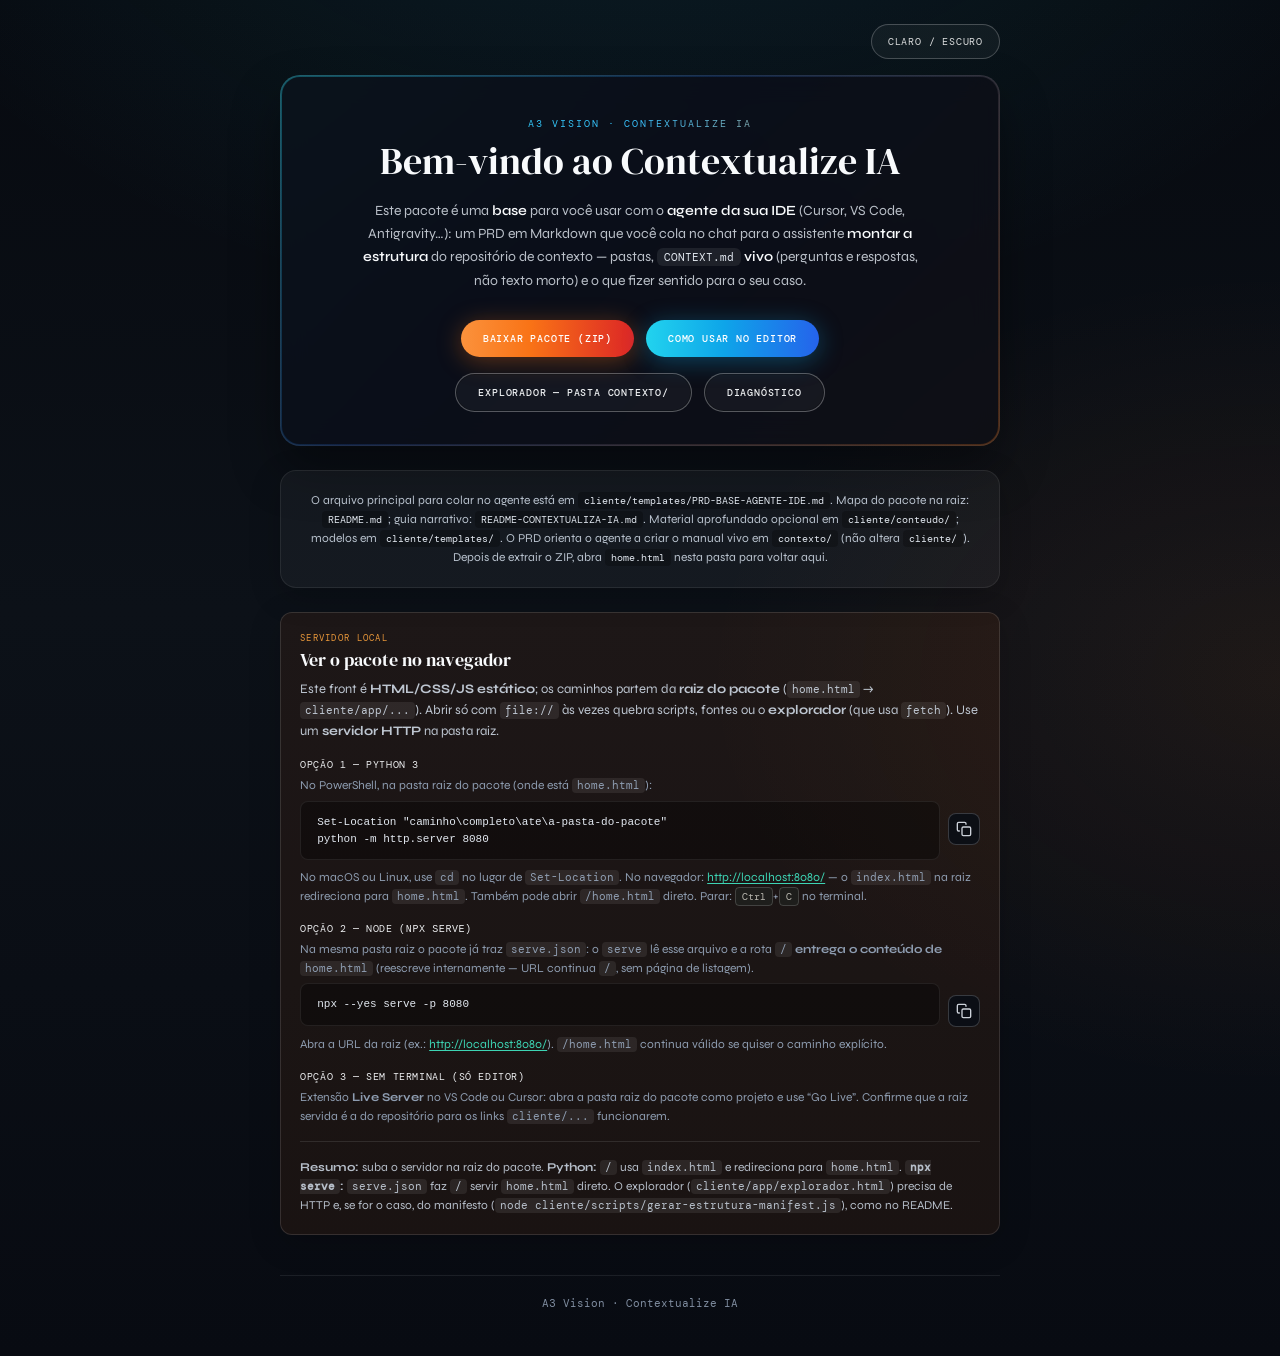
<file: index.html>
<!DOCTYPE html>
<html lang="pt-BR">
<head>
  <meta charset="UTF-8">
  <meta name="viewport" content="width=device-width, initial-scale=1.0">
  <meta http-equiv="refresh" content="0;url=home.html">
  <title>Contextualize IA — Boas-vindas</title>
  <script>location.replace('home.html');</script>
</head>
<body>
  <p>Indo para as boas-vindas… <a href="home.html">Abrir home.html</a></p>
</body>
</html>
</file>
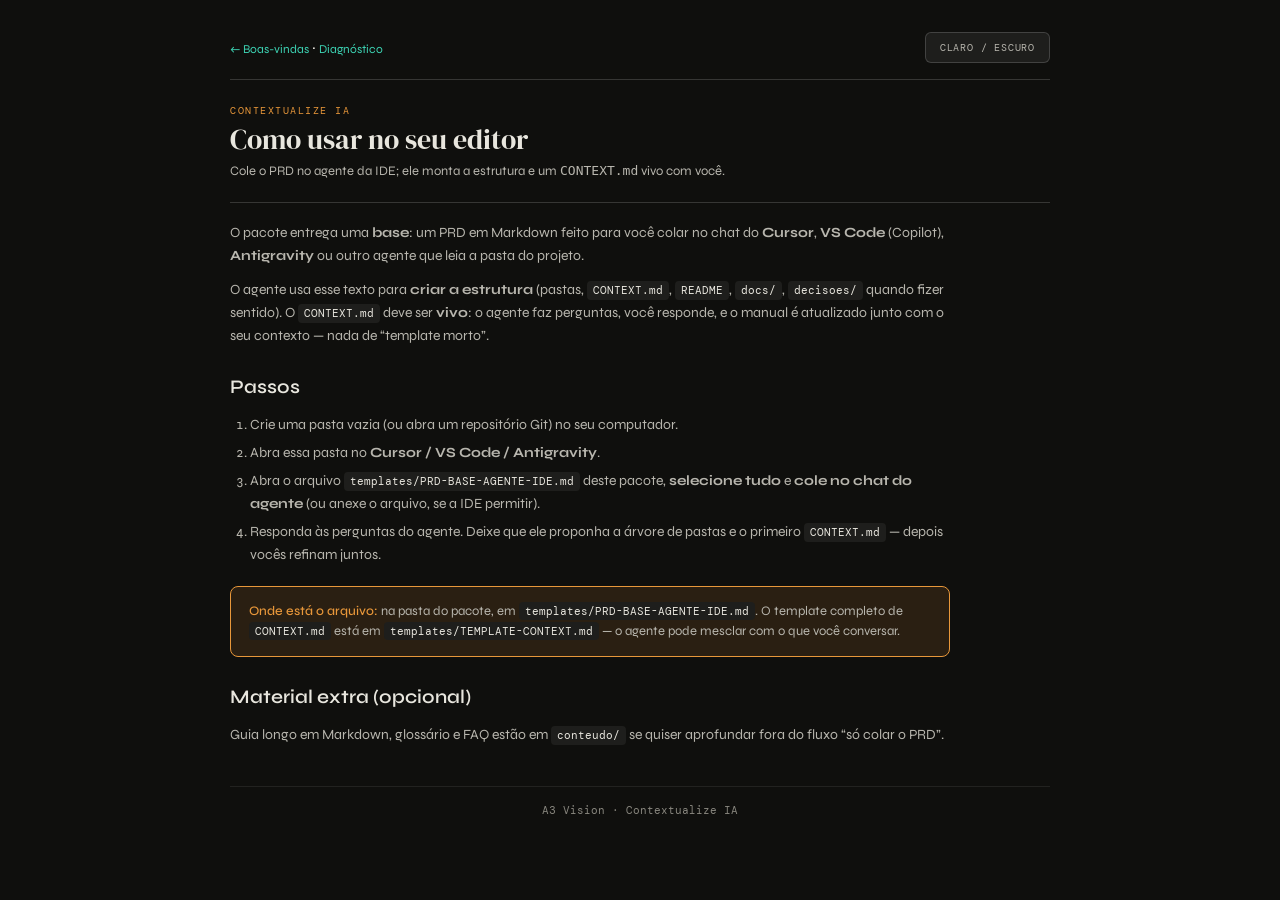
<file: app/index.html>
<!DOCTYPE html>
<html lang="pt-BR">
<head>
  <meta charset="UTF-8">
  <meta name="viewport" content="width=device-width, initial-scale=1.0">
  <title>Contextualize IA — Como usar no seu editor · A3 Vision</title>
  <link rel="preconnect" href="https://fonts.googleapis.com">
  <link href="https://fonts.googleapis.com/css2?family=DM+Serif+Display:ital@0;1&family=DM+Mono:wght@400;500&family=Syne:wght@400;500;700&display=swap" rel="stylesheet">
  <link rel="stylesheet" href="assets/styles.css">
</head>
<body>
  <div class="fw-wrap">
    <div class="diagnostico-topbar">
      <div>
        <a href="../home.html">← Boas-vindas</a>
        ·
        <a href="diagnostico.html">Diagnóstico</a>
      </div>
      <button type="button" class="theme-toggle" onclick="toggleTheme()" aria-label="Alternar tema">Claro / Escuro</button>
    </div>

    <header class="fw-header">
      <div class="fw-eyebrow">Contextualize IA</div>
      <h1 class="fw-title">Como usar no seu editor</h1>
      <p class="fw-subtitle">Cole o PRD no agente da IDE; ele monta a estrutura e um <code>CONTEXT.md</code> vivo com você.</p>
    </header>

    <main class="md-content" style="padding-top: 0.5rem;">
      <p>O pacote entrega uma <strong>base</strong>: um PRD em Markdown feito para você colar no chat do <strong>Cursor</strong>, <strong>VS Code</strong> (Copilot), <strong>Antigravity</strong> ou outro agente que leia a pasta do projeto.</p>
      <p>O agente usa esse texto para <strong>criar a estrutura</strong> (pastas, <code>CONTEXT.md</code>, <code>README</code>, <code>docs/</code>, <code>decisoes/</code> quando fizer sentido). O <code>CONTEXT.md</code> deve ser <strong>vivo</strong>: o agente faz perguntas, você responde, e o manual é atualizado junto com o seu contexto — nada de “template morto”.</p>

      <h2>Passos</h2>
      <ol>
        <li>Crie uma pasta vazia (ou abra um repositório Git) no seu computador.</li>
        <li>Abra essa pasta no <strong>Cursor / VS Code / Antigravity</strong>.</li>
        <li>Abra o arquivo <code>templates/PRD-BASE-AGENTE-IDE.md</code> deste pacote, <strong>selecione tudo</strong> e <strong>cole no chat do agente</strong> (ou anexe o arquivo, se a IDE permitir).</li>
        <li>Responda às perguntas do agente. Deixe que ele proponha a árvore de pastas e o primeiro <code>CONTEXT.md</code> — depois vocês refinam juntos.</li>
      </ol>

      <div class="callout" style="margin-top: 1.25rem;">
        <div class="callout-text"><strong>Onde está o arquivo:</strong> na pasta do pacote, em <code>templates/PRD-BASE-AGENTE-IDE.md</code>. O template completo de <code>CONTEXT.md</code> está em <code>templates/TEMPLATE-CONTEXT.md</code> — o agente pode mesclar com o que você conversar.</div>
      </div>

      <h2>Material extra (opcional)</h2>
      <p>Guia longo em Markdown, glossário e FAQ estão em <code>conteudo/</code> se quiser aprofundar fora do fluxo “só colar o PRD”.</p>
    </main>

    <footer class="footer-mini">A3 Vision · Contextualize IA</footer>
  </div>
  <script src="assets/theme.js"></script>
</body>
</html>
</file>
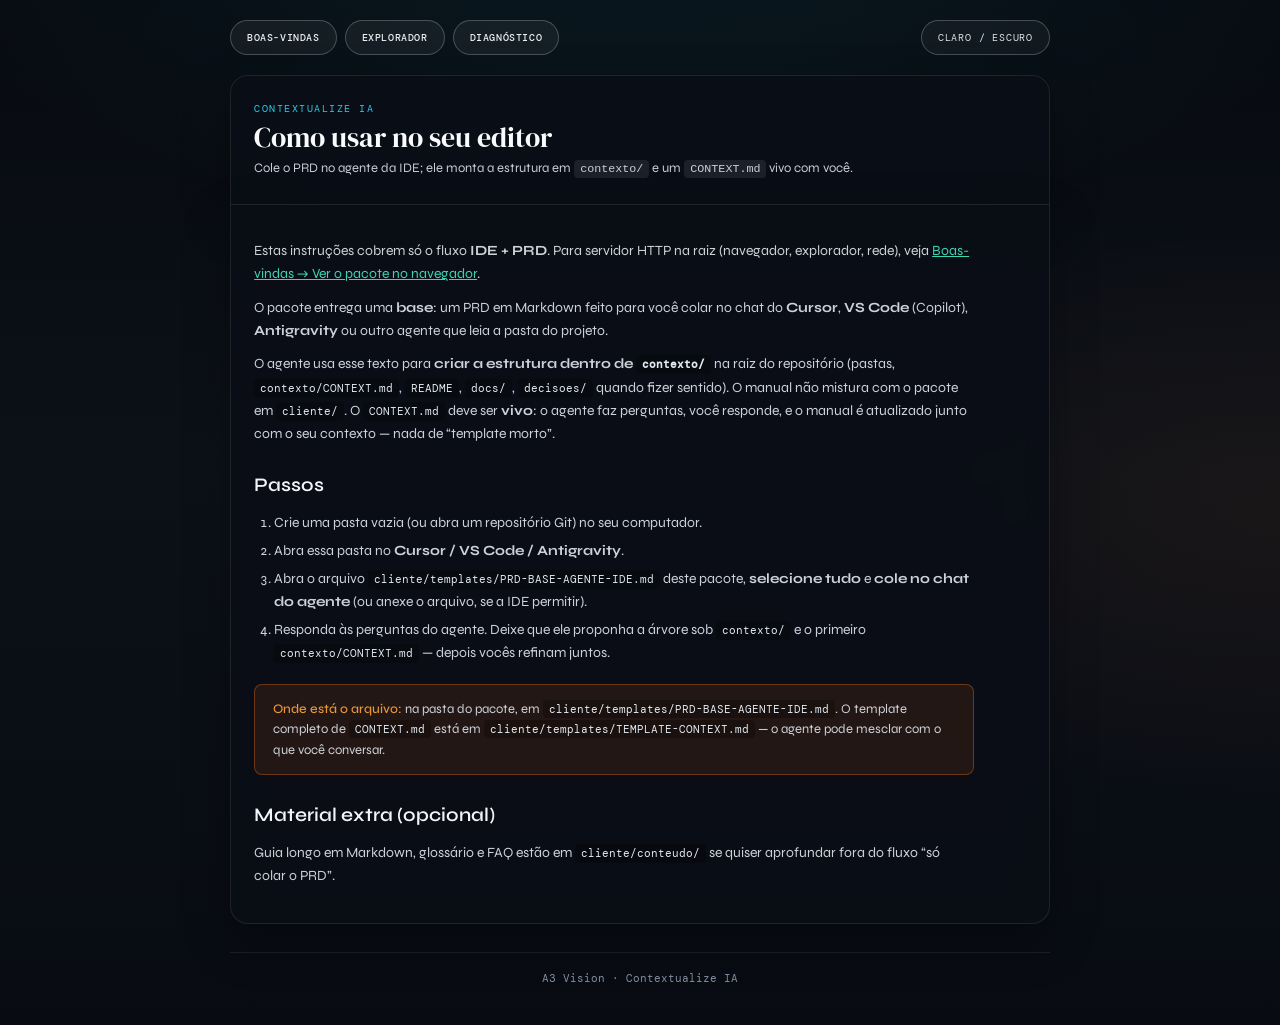
<file: cliente/app/index.html>
<!DOCTYPE html>
<html lang="pt-BR">
<head>
  <meta charset="UTF-8">
  <meta name="viewport" content="width=device-width, initial-scale=1.0">
  <!-- file:// → ./ ; http(s) → /cliente/app/ (absoluto à origem, evita 404 se a URL for /cliente/app sem barra final) -->
  <script>
    (function () {
      var href = location.protocol === 'file:' ? './' : '/cliente/app/';
      document.write('<base href="' + href + '">');
    })();
  </script>
  <title>Contextualize IA — Como usar no seu editor · A3 Vision</title>
  <link rel="preconnect" href="https://fonts.googleapis.com">
  <link href="https://fonts.googleapis.com/css2?family=DM+Serif+Display:ital@0;1&family=DM+Mono:wght@400;500&family=Syne:wght@400;500;700&display=swap" rel="stylesheet">
  <script src="assets/theme.js"></script>
  <link rel="stylesheet" href="assets/styles.css">
  <link rel="stylesheet" href="assets/app-shell.css">
</head>
<body>
  <div class="app-shell">
    <div class="app-inner">
      <div class="app-topbar">
        <nav class="app-nav" aria-label="Navegação principal">
          <a class="app-nav-btn" href="../../home.html">Boas-vindas</a>
          <a class="app-nav-btn" href="explorador.html">Explorador</a>
          <a class="app-nav-btn" href="diagnostico.html">Diagnóstico</a>
        </nav>
        <button type="button" class="app-theme-toggle" onclick="toggleTheme()" aria-label="Alternar tema">Claro / Escuro</button>
      </div>

      <div class="app-card app-card--flush-bottom">
        <header class="fw-header">
          <div class="fw-eyebrow">Contextualize IA</div>
          <h1 class="fw-title">Como usar no seu editor</h1>
          <p class="fw-subtitle">Cole o PRD no agente da IDE; ele monta a estrutura em <code>contexto/</code> e um <code>CONTEXT.md</code> vivo com você.</p>
        </header>
      </div>

      <div class="app-card app-card--flush-top">
        <main class="md-content" style="padding-top: 0.25rem;">
          <p>Estas instruções cobrem só o fluxo <strong>IDE + PRD</strong>. Para servidor HTTP na raiz (navegador, explorador, rede), veja <a href="../../home.html#home-srv-title">Boas-vindas → Ver o pacote no navegador</a>.</p>

          <p>O pacote entrega uma <strong>base</strong>: um PRD em Markdown feito para você colar no chat do <strong>Cursor</strong>, <strong>VS Code</strong> (Copilot), <strong>Antigravity</strong> ou outro agente que leia a pasta do projeto.</p>
          <p>O agente usa esse texto para <strong>criar a estrutura dentro de <code>contexto/</code></strong> na raiz do repositório (pastas, <code>contexto/CONTEXT.md</code>, <code>README</code>, <code>docs/</code>, <code>decisoes/</code> quando fizer sentido). O manual não mistura com o pacote em <code>cliente/</code>. O <code>CONTEXT.md</code> deve ser <strong>vivo</strong>: o agente faz perguntas, você responde, e o manual é atualizado junto com o seu contexto — nada de “template morto”.</p>

          <h2>Passos</h2>
          <ol>
            <li>Crie uma pasta vazia (ou abra um repositório Git) no seu computador.</li>
            <li>Abra essa pasta no <strong>Cursor / VS Code / Antigravity</strong>.</li>
            <li>Abra o arquivo <code>cliente/templates/PRD-BASE-AGENTE-IDE.md</code> deste pacote, <strong>selecione tudo</strong> e <strong>cole no chat do agente</strong> (ou anexe o arquivo, se a IDE permitir).</li>
            <li>Responda às perguntas do agente. Deixe que ele proponha a árvore sob <code>contexto/</code> e o primeiro <code>contexto/CONTEXT.md</code> — depois vocês refinam juntos.</li>
          </ol>

          <div class="callout" style="margin-top: 1.25rem;">
            <div class="callout-text"><strong>Onde está o arquivo:</strong> na pasta do pacote, em <code>cliente/templates/PRD-BASE-AGENTE-IDE.md</code>. O template completo de <code>CONTEXT.md</code> está em <code>cliente/templates/TEMPLATE-CONTEXT.md</code> — o agente pode mesclar com o que você conversar.</div>
          </div>

          <h2>Material extra (opcional)</h2>
          <p>Guia longo em Markdown, glossário e FAQ estão em <code>cliente/conteudo/</code> se quiser aprofundar fora do fluxo “só colar o PRD”.</p>
        </main>
      </div>

      <footer class="app-footer">A3 Vision · Contextualize IA</footer>
    </div>
  </div>
</body>
</html>
</file>
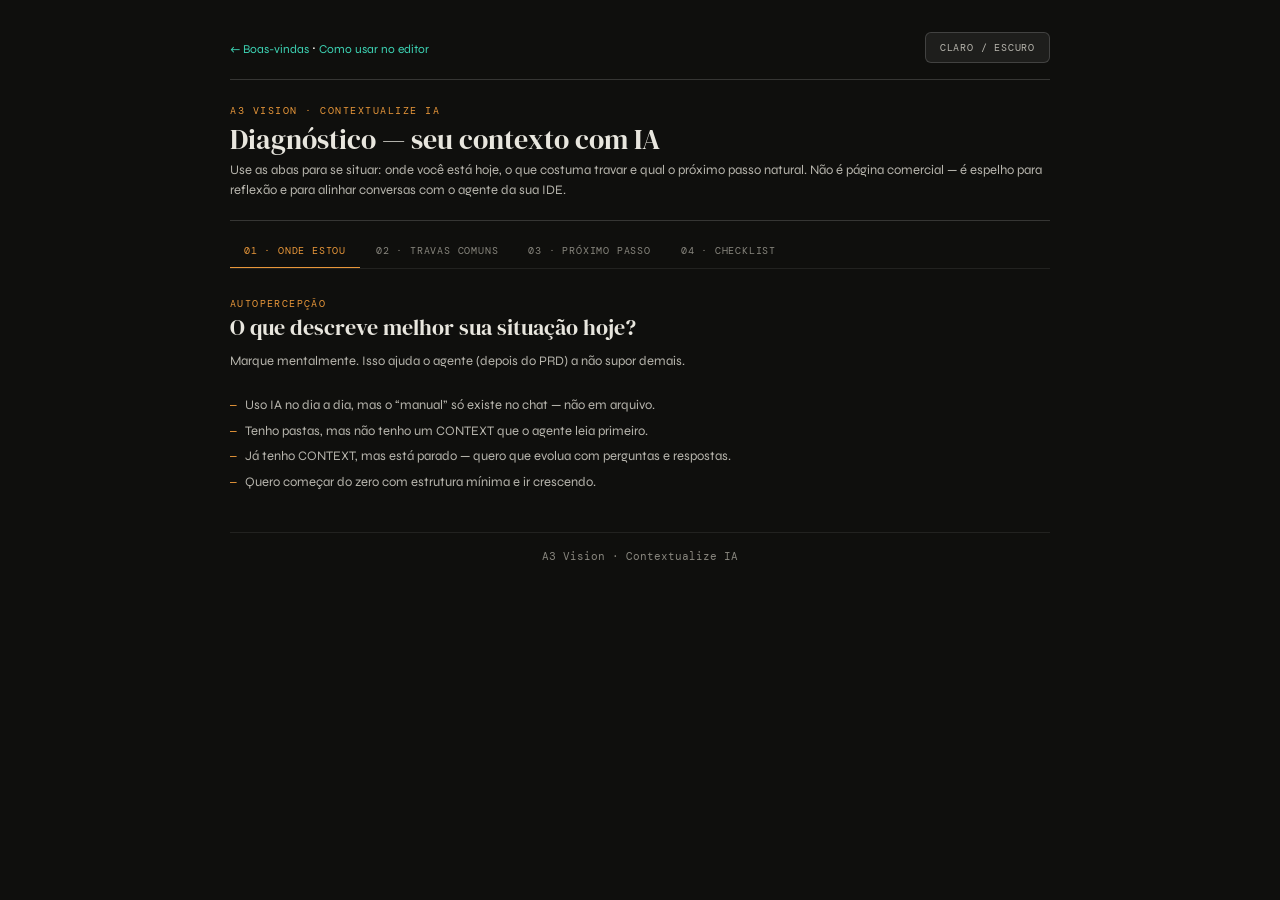
<file: diagnostico.html>
<!DOCTYPE html>
<html lang="pt-BR">
<head>
  <meta charset="UTF-8">
  <meta name="viewport" content="width=device-width, initial-scale=1.0">
  <title>Contextualize IA — Diagnóstico · A3 Vision</title>
  <link rel="preconnect" href="https://fonts.googleapis.com">
  <link href="https://fonts.googleapis.com/css2?family=DM+Serif+Display:ital@0;1&family=DM+Mono:wght@400;500&family=Syne:wght@400;500;700&display=swap" rel="stylesheet">
  <link rel="stylesheet" href="app/assets/styles.css">
</head>
<body>
  <div class="fw-wrap">
    <div class="diagnostico-topbar">
      <div>
        <a href="index.html">← Boas-vindas</a>
        ·
        <a href="app/index.html">Como usar no editor</a>
      </div>
      <button type="button" class="theme-toggle" onclick="toggleTheme()" aria-label="Alternar tema">Claro / Escuro</button>
    </div>

    <header class="fw-header">
      <div class="fw-eyebrow">A3 Vision · Contextualize IA</div>
      <h1 class="fw-title">Diagnóstico — seu contexto com IA</h1>
      <p class="fw-subtitle">Use as abas para se situar: onde você está hoje, o que costuma travar e qual o próximo passo natural. Não é página comercial — é espelho para reflexão e para alinhar conversas com o agente da sua IDE.</p>
    </header>

    <nav class="nav-tabs" aria-label="Seções do diagnóstico">
      <button type="button" class="tab-btn active" onclick="showTab('onde', this)">01 · Onde estou</button>
      <button type="button" class="tab-btn" onclick="showTab('travas', this)">02 · Travas comuns</button>
      <button type="button" class="tab-btn" onclick="showTab('proximo', this)">03 · Próximo passo</button>
      <button type="button" class="tab-btn" onclick="showTab('check', this)">04 · Checklist</button>
    </nav>

    <section id="tab-onde" class="section active">
      <div class="section-label">Autopercepção</div>
      <h2 class="section-title">O que descreve melhor sua situação hoje?</h2>
      <p class="section-intro">Marque mentalmente. Isso ajuda o agente (depois do PRD) a não supor demais.</p>
      <ul class="checklist">
        <li>Uso IA no dia a dia, mas o “manual” só existe no chat — não em arquivo.</li>
        <li>Tenho pastas, mas não tenho um CONTEXT que o agente leia primeiro.</li>
        <li>Já tenho CONTEXT, mas está parado — quero que evolua com perguntas e respostas.</li>
        <li>Quero começar do zero com estrutura mínima e ir crescendo.</li>
      </ul>
    </section>

    <section id="tab-travas" class="section">
      <div class="section-label">Fricção</div>
      <h2 class="section-title">O que costuma travar</h2>
      <div class="card-grid">
        <div class="card">
          <div class="card-num">A</div>
          <div class="card-head">Memória só no chat</div>
          <div class="card-body">Cada sessão nova recomeça; você repete histórico.</div>
        </div>
        <div class="card">
          <div class="card-num">B</div>
          <div class="card-head">Agente inventa detalhe</div>
          <div class="card-body">Sem manual escrito, o modelo supõe o que não foi decidido.</div>
        </div>
        <div class="card accent">
          <div class="card-num">C</div>
          <div class="card-head">Template estático</div>
          <div class="card-body">CONTEXT copiado uma vez e nunca atualizado com o que mudou.</div>
        </div>
      </div>
      <p class="section-intro" style="margin-top:1rem">O pacote Contextualize IA trata <strong>C</strong> com ritual: CONTEXT <strong>vivo</strong>, atualizado quando você e o agente conversam.</p>
    </section>

    <section id="tab-proximo" class="section">
      <div class="section-label">Ação</div>
      <h2 class="section-title">Próximo passo sugerido</h2>
      <ul class="checklist">
        <li><strong>1.</strong> Abrir a pasta do projeto na IDE.</li>
        <li><strong>2.</strong> Colar o conteúdo de <code>templates/PRD-BASE-AGENTE-IDE.md</code> no chat do agente.</li>
        <li><strong>3.</strong> Responder às perguntas até existir um <code>CONTEXT.md</code> inicial com lacunas explícitas.</li>
        <li><strong>4.</strong> Versionar (Git) quando fizer sentido — pequenos commits quando regras mudarem.</li>
      </ul>
      <div class="callout">
        <div class="callout-text"><strong>Lembrete:</strong> a estrutura final é <strong>sua</strong> — o produto só entrega a base de criação (PRD + templates). O agente adapta ao que você disser.</div>
      </div>
    </section>

    <section id="tab-check" class="section">
      <div class="section-label">Validação rápida</div>
      <h2 class="section-title">Checklist</h2>
      <ul class="checklist">
        <li>Existe um <code>CONTEXT.md</code> na raiz (ou caminho acordado com o agente)?</li>
        <li>O CONTEXT diz o que o agente deve ler primeiro e o que não deve inventar?</li>
        <li>Há lugar para decisões (<code>decisoes/</code> ou similar) quando algo importante mudar?</li>
        <li><code>.gitignore</code> protege o que não deve subir para o remoto?</li>
      </ul>
      <p class="section-intro">Copy estruturada para painéis: use <code>diagnostico-page-content.json</code> na pasta do produto, se precisar espelhar isso em outro front.</p>
      <div class="cta-bar">
        <a href="diagnostico-page-content.json" download>Baixar JSON do diagnóstico</a>
      </div>
    </section>

    <footer class="footer-mini">A3 Vision · Contextualize IA</footer>
  </div>
  <script src="app/assets/theme.js"></script>
  <script src="app/assets/app.js"></script>
</body>
</html>
</file>
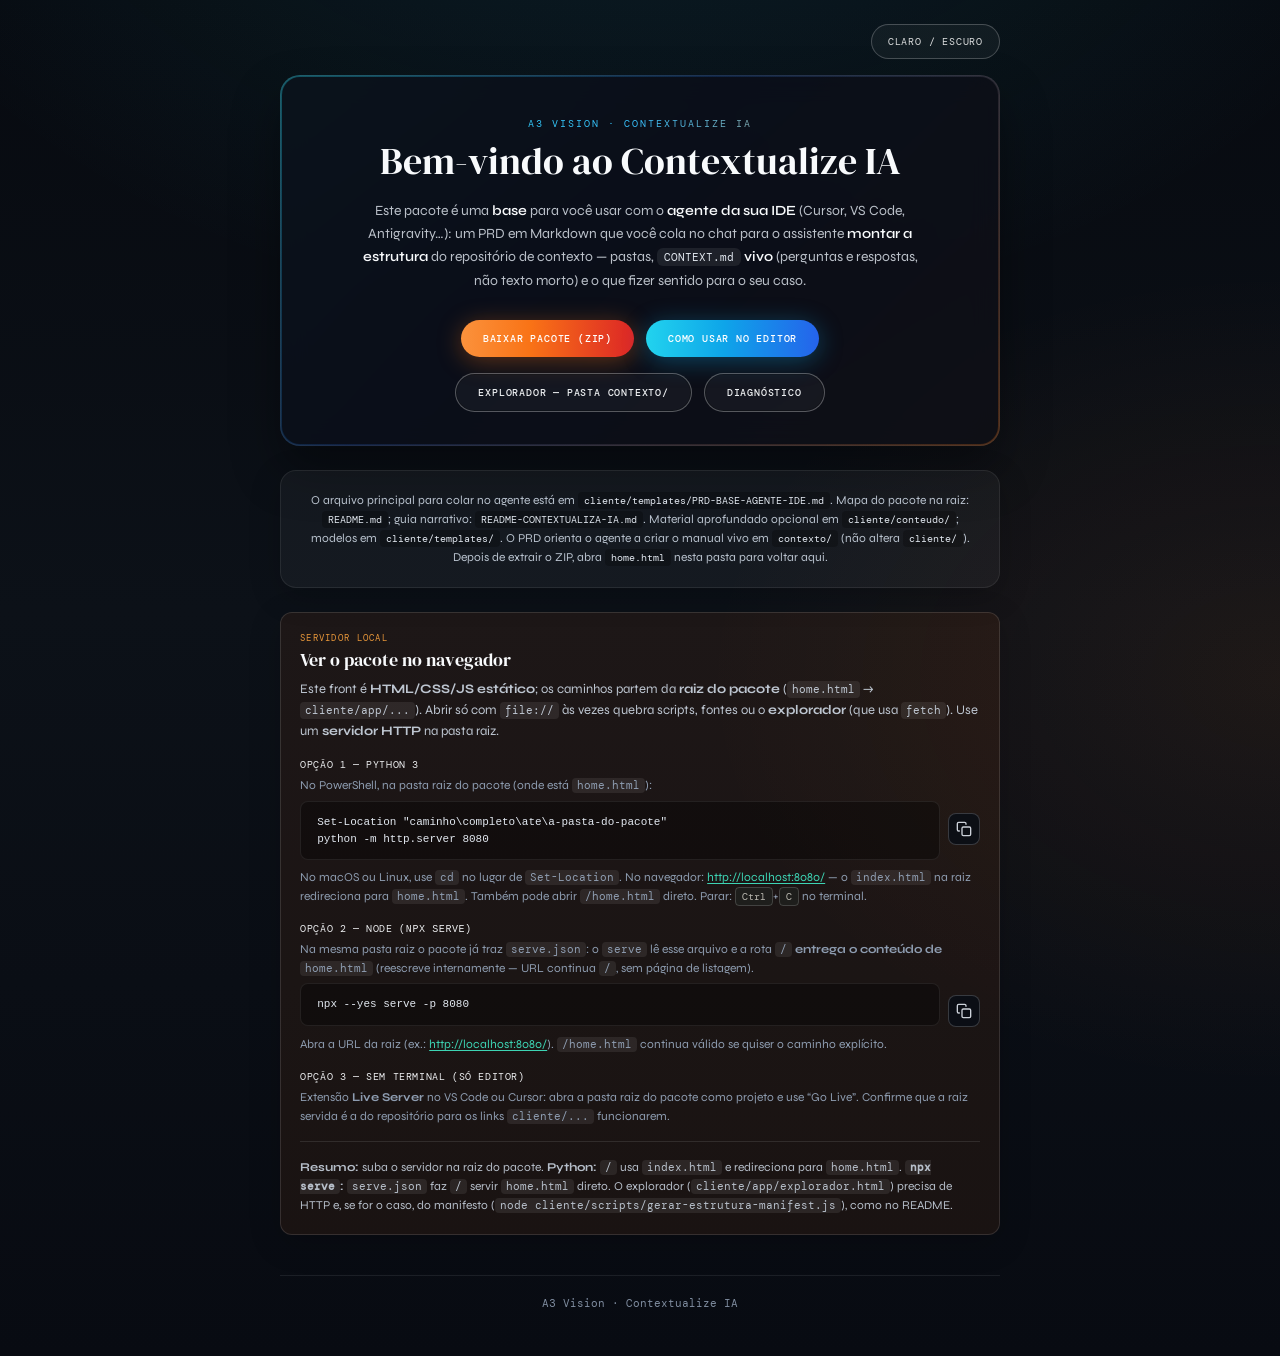
<file: home.html>
<!DOCTYPE html>
<html lang="pt-BR">
<head>
  <meta charset="UTF-8">
  <meta name="viewport" content="width=device-width, initial-scale=1.0">
  <title>Contextualize IA — Bem-vindo · A3 Vision</title>
  <link rel="preconnect" href="https://fonts.googleapis.com">
  <link href="https://fonts.googleapis.com/css2?family=DM+Serif+Display:ital@0;1&family=DM+Mono:wght@400;500&family=Syne:wght@400;500;600;700&display=swap" rel="stylesheet">
  <script src="cliente/app/assets/theme.js"></script>
  <link rel="stylesheet" href="cliente/app/assets/styles.css">
  <link rel="stylesheet" href="cliente/app/landing.css">
  <script src="cliente/app/assets/copy-ui.js" defer></script>
</head>
<body>
  <div class="landing-shell">
    <div class="fw-wrap landing-root">
      <div class="landing-bar">
        <button type="button" class="landing-theme-toggle" onclick="toggleTheme()" aria-label="Alternar tema claro ou escuro">Claro / Escuro</button>
      </div>

      <div class="landing-hero-card">
        <div class="landing-hero">
          <div class="landing-eyebrow">A3 Vision · Contextualize IA</div>
          <h1 class="landing-title">Bem-vindo ao Contextualize IA</h1>
          <p class="landing-lead">
            Este pacote é uma <strong>base</strong> para você usar com o <strong>agente da sua IDE</strong> (Cursor, VS Code, Antigravity…):
            um PRD em Markdown que você cola no chat para o assistente <strong>montar a estrutura</strong> do repositório de contexto —
            pastas, <code>CONTEXT.md</code> <strong>vivo</strong> (perguntas e respostas, não texto morto) e o que fizer sentido para o seu caso.
          </p>

          <div class="landing-actions landing-actions--primary">
            <a id="download-zip" class="landing-btn landing-btn--gradient-orange" href="#">Baixar pacote (ZIP)</a>
            <a class="landing-btn landing-btn--gradient-cyan" href="cliente/app/index.html">Como usar no editor</a>
          </div>

          <div class="landing-actions landing-actions--secondary" role="group" aria-label="Mais opções">
            <a class="landing-btn landing-btn--ghost" href="cliente/app/explorador.html">Explorador — pasta contexto/</a>
            <a class="landing-btn landing-btn--ghost" href="cliente/app/diagnostico.html">Diagnóstico</a>
          </div>
        </div>
      </div>

      <div class="landing-hint-card">
        <p class="landing-hint">
          O arquivo principal para colar no agente está em <code>cliente/templates/PRD-BASE-AGENTE-IDE.md</code>.
          Mapa do pacote na raiz: <code>README.md</code>; guia narrativo: <code>README-CONTEXTUALIZA-IA.md</code>.
          Material aprofundado opcional em <code>cliente/conteudo/</code>; modelos em <code>cliente/templates/</code>.
          O PRD orienta o agente a criar o manual vivo em <code>contexto/</code> (não altera <code>cliente/</code>). Depois de extrair o ZIP, abra <code>home.html</code> nesta pasta para voltar aqui.
        </p>
      </div>

      <div class="landing-server-wrap">
        <section class="local-srv-block" aria-labelledby="home-srv-title">
          <div class="local-srv-kicker">Servidor local</div>
          <h2 id="home-srv-title" class="local-srv-title">Ver o pacote no navegador</h2>
          <p class="local-srv-lead">Este front é <strong>HTML/CSS/JS estático</strong>; os caminhos partem da <strong>raiz do pacote</strong> (<code>home.html</code> → <code>cliente/app/...</code>). Abrir só com <code>file://</code> às vezes quebra scripts, fontes ou o <strong>explorador</strong> (que usa <code>fetch</code>). Use um <strong>servidor HTTP</strong> na pasta raiz.</p>

          <span class="local-srv-step-title">Opção 1 — Python 3</span>
          <p class="local-srv-note">No PowerShell, na pasta raiz do pacote (onde está <code>home.html</code>):</p>
          <pre class="local-srv-pre"><code>Set-Location "caminho\completo\ate\a-pasta-do-pacote"
python -m http.server 8080</code></pre>
          <p class="local-srv-note">No macOS ou Linux, use <code>cd</code> no lugar de <code>Set-Location</code>. No navegador: <a href="http://localhost:8080/">http://localhost:8080/</a> — o <code>index.html</code> na raiz redireciona para <code>home.html</code>. Também pode abrir <code>/home.html</code> direto. Parar: <kbd>Ctrl</kbd>+<kbd>C</kbd> no terminal.</p>

          <span class="local-srv-step-title">Opção 2 — Node (<code>npx serve</code>)</span>
          <p class="local-srv-note">Na mesma pasta raiz o pacote já traz <code>serve.json</code>: o <code>serve</code> lê esse arquivo e a rota <code>/</code> <strong>entrega o conteúdo de</strong> <code>home.html</code> (reescreve internamente — URL continua <code>/</code>, sem página de listagem).</p>
          <pre class="local-srv-pre"><code>npx --yes serve -p 8080</code></pre>
          <p class="local-srv-note">Abra a URL da raiz (ex.: <a href="http://localhost:8080/">http://localhost:8080/</a>). <code>/home.html</code> continua válido se quiser o caminho explícito.</p>

          <span class="local-srv-step-title">Opção 3 — Sem terminal (só editor)</span>
          <p class="local-srv-note">Extensão <strong>Live Server</strong> no VS Code ou Cursor: abra a pasta raiz do pacote como projeto e use “Go Live”. Confirme que a raiz servida é a do repositório para os links <code>cliente/...</code> funcionarem.</p>

          <p class="local-srv-summary"><strong>Resumo:</strong> suba o servidor na raiz do pacote. <strong>Python:</strong> <code>/</code> usa <code>index.html</code> e redireciona para <code>home.html</code>. <strong><code>npx serve</code>:</strong> <code>serve.json</code> faz <code>/</code> servir <code>home.html</code> direto. O explorador (<code>cliente/app/explorador.html</code>) precisa de HTTP e, se for o caso, do manifesto (<code>node cliente/scripts/gerar-estrutura-manifest.js</code>), como no README.</p>
        </section>
      </div>

      <footer class="landing-footer">
        A3 Vision · Contextualize IA
      </footer>
    </div>
  </div>
  <script src="cliente/app/download-config.js"></script>
  <script>
    document.addEventListener('DOMContentLoaded', function () {
      var a = document.getElementById('download-zip');
      if (a && typeof window.DOWNLOAD_ZIP_URL === 'string') {
        var u = window.DOWNLOAD_ZIP_URL;
        if (u.indexOf('SEU-USUARIO') === -1 && u.indexOf('SEU-REPO') === -1) {
          a.href = u;
        }
      }
    });
  </script>
</body>
</html>
</file>
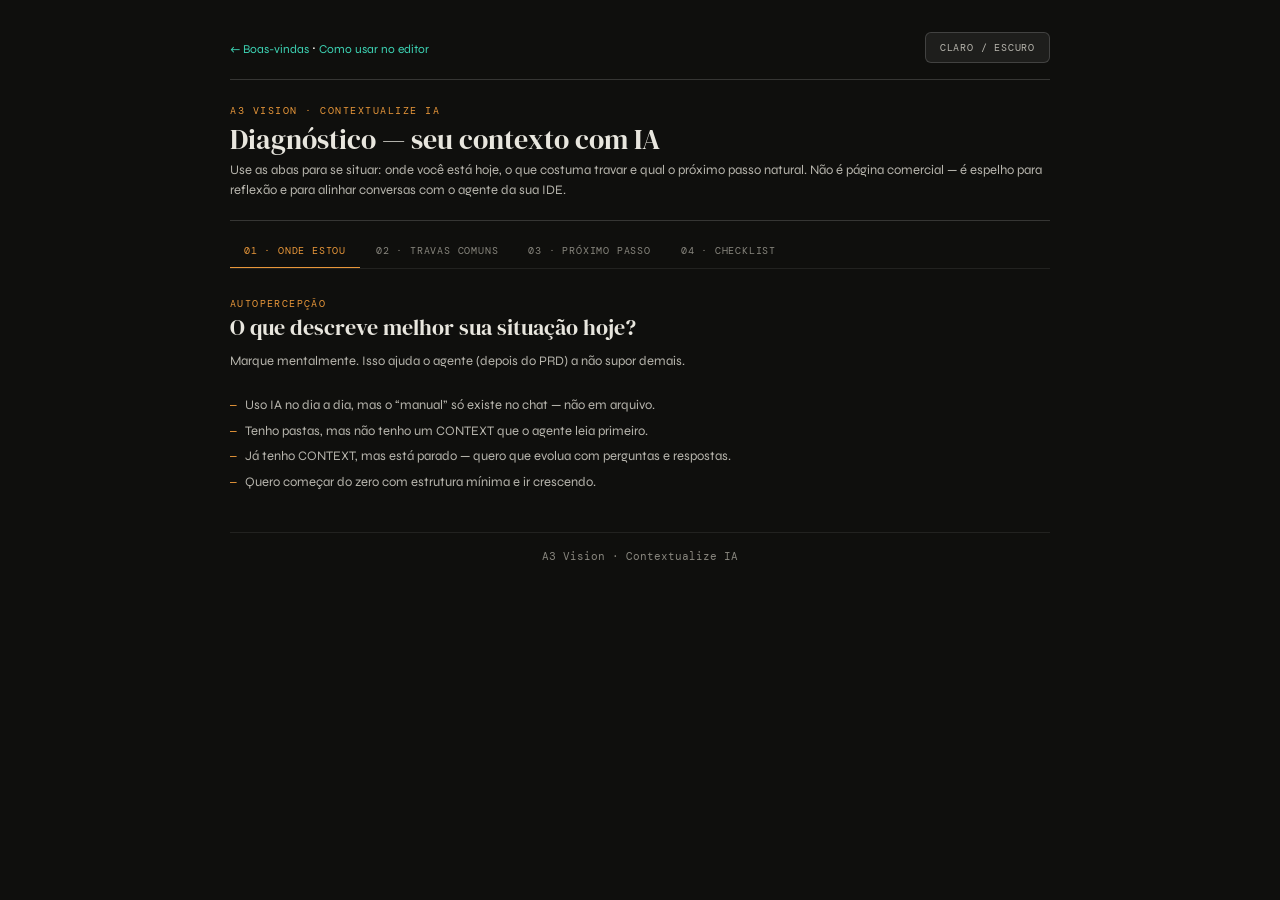
<file: app/diagnostico.html>
<!DOCTYPE html>
<html lang="pt-BR">
<head>
  <meta charset="UTF-8">
  <meta name="viewport" content="width=device-width, initial-scale=1.0">
  <title>Contextualize IA — Diagnóstico · A3 Vision</title>
  <link rel="preconnect" href="https://fonts.googleapis.com">
  <link href="https://fonts.googleapis.com/css2?family=DM+Serif+Display:ital@0;1&family=DM+Mono:wght@400;500&family=Syne:wght@400;500;700&display=swap" rel="stylesheet">
  <link rel="stylesheet" href="assets/styles.css">
</head>
<body>
  <div class="fw-wrap">
    <div class="diagnostico-topbar">
      <div>
        <a href="../home.html">← Boas-vindas</a>
        ·
        <a href="index.html">Como usar no editor</a>
      </div>
      <button type="button" class="theme-toggle" onclick="toggleTheme()" aria-label="Alternar tema">Claro / Escuro</button>
    </div>

    <header class="fw-header">
      <div class="fw-eyebrow">A3 Vision · Contextualize IA</div>
      <h1 class="fw-title">Diagnóstico — seu contexto com IA</h1>
      <p class="fw-subtitle">Use as abas para se situar: onde você está hoje, o que costuma travar e qual o próximo passo natural. Não é página comercial — é espelho para reflexão e para alinhar conversas com o agente da sua IDE.</p>
    </header>

    <nav class="nav-tabs" aria-label="Seções do diagnóstico">
      <button type="button" class="tab-btn active" onclick="showTab('onde', this)">01 · Onde estou</button>
      <button type="button" class="tab-btn" onclick="showTab('travas', this)">02 · Travas comuns</button>
      <button type="button" class="tab-btn" onclick="showTab('proximo', this)">03 · Próximo passo</button>
      <button type="button" class="tab-btn" onclick="showTab('check', this)">04 · Checklist</button>
    </nav>

    <section id="tab-onde" class="section active">
      <div class="section-label">Autopercepção</div>
      <h2 class="section-title">O que descreve melhor sua situação hoje?</h2>
      <p class="section-intro">Marque mentalmente. Isso ajuda o agente (depois do PRD) a não supor demais.</p>
      <ul class="checklist">
        <li>Uso IA no dia a dia, mas o “manual” só existe no chat — não em arquivo.</li>
        <li>Tenho pastas, mas não tenho um CONTEXT que o agente leia primeiro.</li>
        <li>Já tenho CONTEXT, mas está parado — quero que evolua com perguntas e respostas.</li>
        <li>Quero começar do zero com estrutura mínima e ir crescendo.</li>
      </ul>
    </section>

    <section id="tab-travas" class="section">
      <div class="section-label">Fricção</div>
      <h2 class="section-title">O que costuma travar</h2>
      <div class="card-grid">
        <div class="card">
          <div class="card-num">A</div>
          <div class="card-head">Memória só no chat</div>
          <div class="card-body">Cada sessão nova recomeça; você repete histórico.</div>
        </div>
        <div class="card">
          <div class="card-num">B</div>
          <div class="card-head">Agente inventa detalhe</div>
          <div class="card-body">Sem manual escrito, o modelo supõe o que não foi decidido.</div>
        </div>
        <div class="card accent">
          <div class="card-num">C</div>
          <div class="card-head">Template estático</div>
          <div class="card-body">CONTEXT copiado uma vez e nunca atualizado com o que mudou.</div>
        </div>
      </div>
      <p class="section-intro" style="margin-top:1rem">O pacote Contextualize IA trata <strong>C</strong> com ritual: CONTEXT <strong>vivo</strong>, atualizado quando você e o agente conversam.</p>
    </section>

    <section id="tab-proximo" class="section">
      <div class="section-label">Ação</div>
      <h2 class="section-title">Próximo passo sugerido</h2>
      <ul class="checklist">
        <li><strong>1.</strong> Abrir a pasta do projeto na IDE.</li>
        <li><strong>2.</strong> Colar o conteúdo de <code>templates/PRD-BASE-AGENTE-IDE.md</code> no chat do agente.</li>
        <li><strong>3.</strong> Responder às perguntas até existir um <code>CONTEXT.md</code> inicial com lacunas explícitas.</li>
        <li><strong>4.</strong> Versionar (Git) quando fizer sentido — pequenos commits quando regras mudarem.</li>
      </ul>
      <div class="callout">
        <div class="callout-text"><strong>Lembrete:</strong> a estrutura final é <strong>sua</strong> — o produto só entrega a base de criação (PRD + templates). O agente adapta ao que você disser.</div>
      </div>
    </section>

    <section id="tab-check" class="section">
      <div class="section-label">Validação rápida</div>
      <h2 class="section-title">Checklist</h2>
      <ul class="checklist">
        <li>Existe um <code>CONTEXT.md</code> na raiz (ou caminho acordado com o agente)?</li>
        <li>O CONTEXT diz o que o agente deve ler primeiro e o que não deve inventar?</li>
        <li>Há lugar para decisões (<code>decisoes/</code> ou similar) quando algo importante mudar?</li>
        <li><code>.gitignore</code> protege o que não deve subir para o remoto?</li>
      </ul>
      <p class="section-intro">Copy estruturada para painéis: use <code>app/diagnostico-page-content.json</code> na pasta do produto, se precisar espelhar isso em outro front.</p>
      <div class="cta-bar">
        <a href="diagnostico-page-content.json" download>Baixar JSON do diagnóstico</a>
      </div>
    </section>

    <footer class="footer-mini">A3 Vision · Contextualize IA</footer>
  </div>
  <script src="assets/theme.js"></script>
  <script src="assets/app.js"></script>
</body>
</html>
</file>
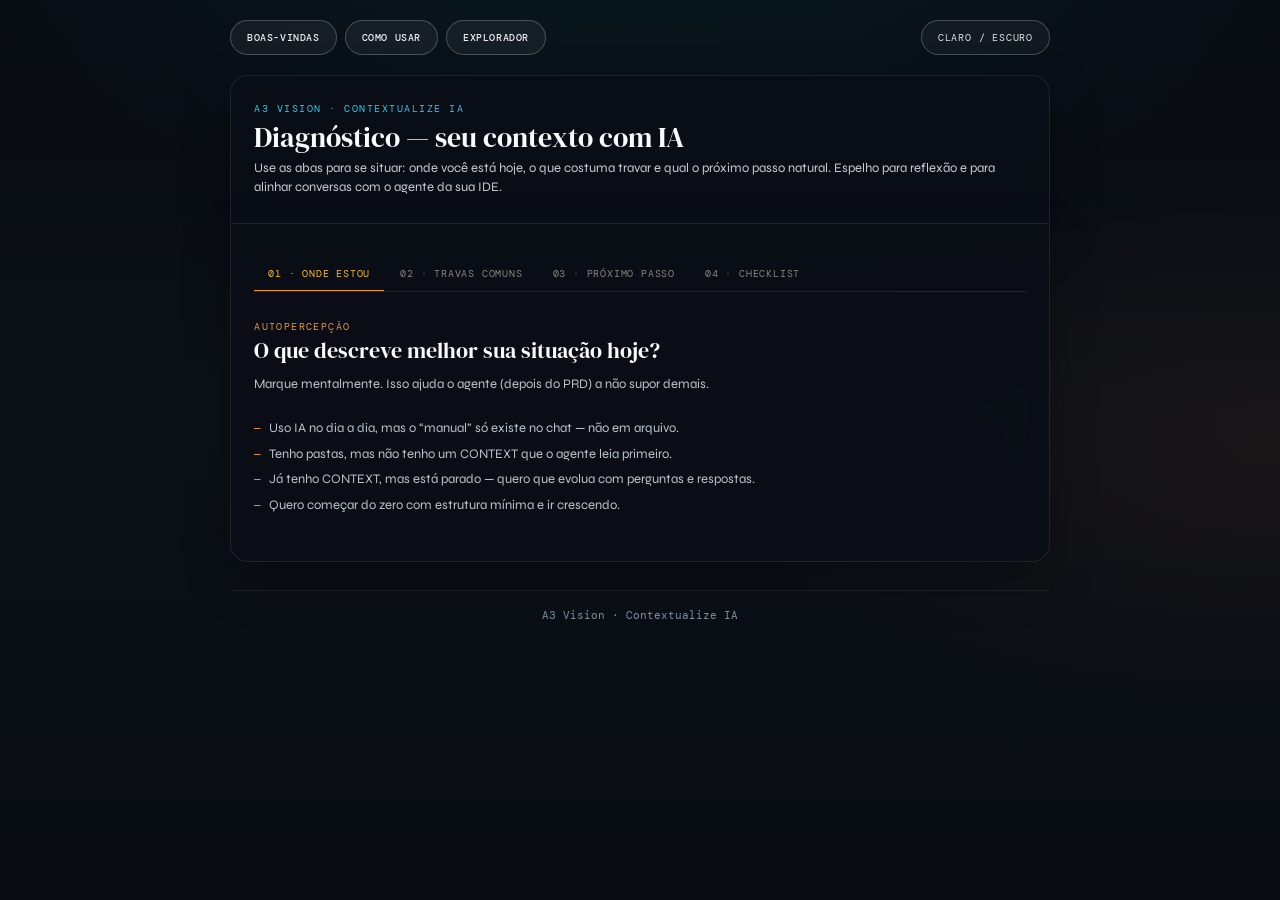
<file: cliente/app/diagnostico.html>
<!DOCTYPE html>
<html lang="pt-BR">
<head>
  <meta charset="UTF-8">
  <meta name="viewport" content="width=device-width, initial-scale=1.0">
  <script>
    (function () {
      var href = location.protocol === 'file:' ? './' : '/cliente/app/';
      document.write('<base href="' + href + '">');
    })();
  </script>
  <title>Contextualize IA — Diagnóstico · A3 Vision</title>
  <link rel="preconnect" href="https://fonts.googleapis.com">
  <link href="https://fonts.googleapis.com/css2?family=DM+Serif+Display:ital@0;1&family=DM+Mono:wght@400;500&family=Syne:wght@400;500;700&display=swap" rel="stylesheet">
  <script src="assets/theme.js"></script>
  <link rel="stylesheet" href="assets/styles.css">
  <link rel="stylesheet" href="assets/app-shell.css">
</head>
<body>
  <div class="app-shell">
    <div class="app-inner">
      <div class="app-topbar">
        <nav class="app-nav" aria-label="Navegação principal">
          <a class="app-nav-btn" href="../../home.html">Boas-vindas</a>
          <a class="app-nav-btn" href="index.html">Como usar</a>
          <a class="app-nav-btn" href="explorador.html">Explorador</a>
        </nav>
        <button type="button" class="app-theme-toggle" onclick="toggleTheme()" aria-label="Alternar tema">Claro / Escuro</button>
      </div>

      <div class="app-card app-card--flush-bottom">
        <header class="fw-header">
          <div class="fw-eyebrow">A3 Vision · Contextualize IA</div>
          <h1 class="fw-title">Diagnóstico — seu contexto com IA</h1>
          <p class="fw-subtitle">Use as abas para se situar: onde você está hoje, o que costuma travar e qual o próximo passo natural. Espelho para reflexão e para alinhar conversas com o agente da sua IDE.</p>
        </header>
      </div>

      <div class="app-card app-card--flush-top">
        <nav class="nav-tabs" aria-label="Seções do diagnóstico">
          <button type="button" class="tab-btn active" onclick="showTab('onde', this)">01 · Onde estou</button>
          <button type="button" class="tab-btn" onclick="showTab('travas', this)">02 · Travas comuns</button>
          <button type="button" class="tab-btn" onclick="showTab('proximo', this)">03 · Próximo passo</button>
          <button type="button" class="tab-btn" onclick="showTab('check', this)">04 · Checklist</button>
        </nav>

        <section id="tab-onde" class="section active">
          <div class="section-label">Autopercepção</div>
          <h2 class="section-title">O que descreve melhor sua situação hoje?</h2>
          <p class="section-intro">Marque mentalmente. Isso ajuda o agente (depois do PRD) a não supor demais.</p>
          <ul class="checklist">
            <li>Uso IA no dia a dia, mas o “manual” só existe no chat — não em arquivo.</li>
            <li>Tenho pastas, mas não tenho um CONTEXT que o agente leia primeiro.</li>
            <li>Já tenho CONTEXT, mas está parado — quero que evolua com perguntas e respostas.</li>
            <li>Quero começar do zero com estrutura mínima e ir crescendo.</li>
          </ul>
        </section>

        <section id="tab-travas" class="section">
          <div class="section-label">Fricção</div>
          <h2 class="section-title">O que costuma travar</h2>
          <div class="card-grid">
            <div class="card">
              <div class="card-num">A</div>
              <div class="card-head">Memória só no chat</div>
              <div class="card-body">Cada sessão nova recomeça; você repete histórico.</div>
            </div>
            <div class="card">
              <div class="card-num">B</div>
              <div class="card-head">Agente inventa detalhe</div>
              <div class="card-body">Sem manual escrito, o modelo supõe o que não foi decidido.</div>
            </div>
            <div class="card accent">
              <div class="card-num">C</div>
              <div class="card-head">Template estático</div>
              <div class="card-body">CONTEXT copiado uma vez e nunca atualizado com o que mudou.</div>
            </div>
          </div>
          <p class="section-intro" style="margin-top:1rem">O pacote Contextualize IA trata <strong>C</strong> com ritual: CONTEXT <strong>vivo</strong>, atualizado quando você e o agente conversam.</p>
        </section>

        <section id="tab-proximo" class="section">
          <div class="section-label">Ação</div>
          <h2 class="section-title">Próximo passo sugerido</h2>
          <ul class="checklist">
            <li><strong>1.</strong> Abrir a pasta do projeto na IDE.</li>
            <li><strong>2.</strong> Colar o conteúdo de <code>cliente/templates/PRD-BASE-AGENTE-IDE.md</code> no chat do agente.</li>
            <li><strong>3.</strong> Responder às perguntas até existir um <code>contexto/CONTEXT.md</code> inicial com lacunas explícitas.</li>
            <li><strong>4.</strong> Versionar (Git) quando fizer sentido — pequenos commits quando regras mudarem.</li>
          </ul>
          <div class="callout">
            <div class="callout-text"><strong>Lembrete:</strong> a estrutura final é <strong>sua</strong> — o produto só entrega a base de criação (PRD + templates). O agente adapta ao que você disser.</div>
          </div>
        </section>

        <section id="tab-check" class="section">
          <div class="section-label">Validação rápida</div>
          <h2 class="section-title">Checklist</h2>
          <ul class="checklist">
            <li>Existe <code>contexto/CONTEXT.md</code> (ou caminho acordado com o agente)?</li>
            <li>O CONTEXT diz o que o agente deve ler primeiro e o que não deve inventar?</li>
            <li>Há lugar para decisões (<code>decisoes/</code> ou similar) quando algo importante mudar?</li>
            <li><code>.gitignore</code> protege o que não deve subir para o remoto?</li>
          </ul>
          <div style="text-align: center; margin-top: 1.5rem;">
            <a id="download-pacote-zip" class="app-nav-btn app-nav-btn--accent" href="#" rel="noopener noreferrer">Baixar pacote oficial (ZIP no GitHub)</a>
          </div>
        </section>
      </div>

      <footer class="app-footer">A3 Vision · Contextualize IA</footer>
    </div>
  </div>
  <script src="download-config.js"></script>
  <script>
    document.addEventListener('DOMContentLoaded', function () {
      var a = document.getElementById('download-pacote-zip');
      if (a && typeof window.DOWNLOAD_ZIP_URL === 'string') {
        var u = window.DOWNLOAD_ZIP_URL;
        if (u.indexOf('SEU-USUARIO') === -1 && u.indexOf('SEU-REPO') === -1) {
          a.href = u;
        }
      }
    });
  </script>
  <script src="assets/app.js"></script>
</body>
</html>
</file>
<file: app/assets/styles.css>
/* Design system — Contextualize IA · tema escuro padrão + claro opcional */
*, *::before, *::after { box-sizing: border-box; margin: 0; padding: 0; }

:root,
[data-theme="dark"] {
  --amber: #E8973A;
  --amber-light: #F5C27A;
  --amber-dim: rgba(232, 151, 58, 0.12);
  --teal: #3dd4b4;
  --red: #E05252;
  --ink: #e8e6de;
  --ink2: #b8b6ae;
  --ink3: #88867e;
  --surf: #1e1e1c;
  --bg: #0f0f0d;
  --border: rgba(255, 255, 255, 0.08);
  --border2: rgba(255, 255, 255, 0.16);
  --btn-on-amber: #141412;
  --scrollbar-track: #121210;
  --scrollbar-thumb: rgba(232, 151, 58, 0.42);
  --scrollbar-thumb-hover: rgba(61, 212, 180, 0.55);
  --serif: 'DM Serif Display', serif;
  --sans: 'Syne', sans-serif;
  --mono: 'DM Mono', monospace;
}

[data-theme="light"] {
  --ink: #1a1a18;
  --ink2: #4a4a46;
  --ink3: #8a8a84;
  --surf: #f5f4f0;
  --bg: #ffffff;
  --border: rgba(0, 0, 0, 0.1);
  --border2: rgba(0, 0, 0, 0.16);
  --amber-dim: rgba(232, 151, 58, 0.12);
  --btn-on-amber: #141412;
  --scrollbar-track: #e6e4de;
  --scrollbar-thumb: rgba(26, 26, 24, 0.28);
  --scrollbar-thumb-hover: rgba(232, 151, 58, 0.65);
}

body {
  font-family: var(--sans);
  background: var(--bg);
  color: var(--ink);
  min-height: 100vh;
  padding: 2rem 1rem 4rem;
}

.theme-toggle {
  font-family: var(--mono);
  font-size: 10px;
  letter-spacing: 0.08em;
  text-transform: uppercase;
  padding: 8px 14px;
  border-radius: 6px;
  border: 1px solid var(--border2);
  background: var(--surf);
  color: var(--ink2);
  cursor: pointer;
}

.theme-toggle:hover {
  color: var(--ink);
}

/* Markdown renderizado */
.md-content {
  font-size: 14px;
  line-height: 1.65;
  color: var(--ink2);
  max-width: 720px;
}

.md-content h1 {
  font-family: var(--serif);
  font-size: 1.65rem;
  color: var(--ink);
  margin: 0 0 0.75rem;
  font-weight: 400;
  line-height: 1.2;
}

.md-content h2 {
  font-size: 1.2rem;
  color: var(--ink);
  margin: 1.5rem 0 0.5rem;
  font-weight: 600;
}

.md-content h3 {
  font-size: 1.05rem;
  margin: 1.1rem 0 0.45rem;
  color: var(--ink);
  font-weight: 500;
}

.md-content h4 {
  font-size: 0.95rem;
  margin: 0.9rem 0 0.35rem;
  color: var(--ink);
}

.md-content p {
  margin: 0.65rem 0;
}

.md-content ul,
.md-content ol {
  margin: 0.65rem 0 0.65rem 1.25rem;
}

.md-content li {
  margin: 0.3rem 0;
}

.md-content code {
  font-family: var(--mono);
  font-size: 0.82em;
  background: var(--surf);
  padding: 2px 6px;
  border-radius: 4px;
  color: var(--ink);
}

.md-content pre {
  background: var(--surf);
  border: 0.5px solid var(--border2);
  padding: 1rem;
  border-radius: 8px;
  overflow-x: auto;
  margin: 1rem 0;
  font-size: 12px;
  line-height: 1.5;
}

.md-content pre code {
  background: none;
  padding: 0;
  font-size: inherit;
}

.md-content blockquote {
  border-left: 3px solid var(--amber);
  margin: 1rem 0;
  padding-left: 1rem;
  color: var(--ink3);
  font-size: 13px;
}

.md-content a {
  color: var(--teal);
}

.md-content table {
  border-collapse: collapse;
  width: 100%;
  margin: 1rem 0;
  font-size: 13px;
}

.md-content th,
.md-content td {
  border: 0.5px solid var(--border2);
  padding: 8px 10px;
  text-align: left;
}

.md-content th {
  background: var(--surf);
  color: var(--ink);
}

.md-content hr {
  border: none;
  border-top: 0.5px solid var(--border2);
  margin: 1.5rem 0;
}

.md-content details {
  margin: 1rem 0;
  font-size: 13px;
}

.md-content summary {
  cursor: pointer;
  color: var(--amber);
}

/* ——— Páginas internas (diagnóstico, app) ——— */
.fw-wrap {
  max-width: 820px;
  margin: 0 auto;
}

.diagnostico-topbar {
  display: flex;
  align-items: center;
  justify-content: space-between;
  flex-wrap: wrap;
  gap: 12px;
  margin-bottom: 1.5rem;
  padding-bottom: 1rem;
  border-bottom: 0.5px solid var(--border2);
}

.diagnostico-topbar a {
  color: var(--teal);
  font-size: 12px;
  text-decoration: none;
}

.diagnostico-topbar a:hover {
  text-decoration: underline;
}

.fw-header {
  border-bottom: 0.5px solid var(--border2);
  padding-bottom: 1.25rem;
  margin-bottom: 0;
}

.fw-eyebrow {
  font-family: var(--mono);
  font-size: 10px;
  letter-spacing: 0.15em;
  color: var(--amber);
  text-transform: uppercase;
  margin-bottom: 6px;
}

.fw-title {
  font-family: var(--serif);
  font-size: 28px;
  font-weight: 400;
  line-height: 1.15;
  margin-bottom: 6px;
}

.fw-subtitle {
  font-size: 13px;
  color: var(--ink2);
  line-height: 1.5;
}

.nav-tabs {
  display: flex;
  gap: 2px;
  padding: 1rem 0 0;
  border-bottom: 0.5px solid var(--border);
  overflow-x: auto;
  scrollbar-width: none;
}

.nav-tabs::-webkit-scrollbar {
  display: none;
}

.tab-btn {
  font-family: var(--mono);
  font-size: 10px;
  letter-spacing: 0.08em;
  text-transform: uppercase;
  color: var(--ink3);
  background: none;
  border: none;
  padding: 6px 14px 10px;
  cursor: pointer;
  white-space: nowrap;
  border-bottom: 2px solid transparent;
  transition: color 0.2s, border-color 0.2s;
  position: relative;
  top: 0.5px;
}

.tab-btn.active {
  color: var(--amber);
  border-bottom-color: var(--amber);
}

.tab-btn:hover:not(.active) {
  color: var(--ink2);
}

.section {
  display: none;
  padding-top: 1.75rem;
  animation: fadeUp 0.25s ease;
}

.section.active {
  display: block;
}

@keyframes fadeUp {
  from {
    opacity: 0;
    transform: translateY(6px);
  }
  to {
    opacity: 1;
    transform: translateY(0);
  }
}

.section-label {
  font-family: var(--mono);
  font-size: 10px;
  letter-spacing: 0.14em;
  text-transform: uppercase;
  color: var(--amber);
  margin-bottom: 4px;
}

.section-title {
  font-family: var(--serif);
  font-size: 22px;
  font-weight: 400;
  margin-bottom: 10px;
  line-height: 1.2;
}

.section-intro {
  font-size: 13px;
  color: var(--ink2);
  line-height: 1.65;
  margin-bottom: 1.5rem;
  max-width: 600px;
}

.card-grid {
  display: grid;
  grid-template-columns: repeat(auto-fit, minmax(200px, 1fr));
  gap: 10px;
  margin-bottom: 1.25rem;
}

.card {
  background: var(--surf);
  border: 0.5px solid var(--border);
  border-radius: 10px;
  padding: 1rem 1.1rem;
}

.card.accent {
  border-color: var(--amber);
  background: var(--amber-dim);
}

.card-num {
  font-family: var(--mono);
  font-size: 11px;
  color: var(--amber);
  margin-bottom: 6px;
}

.card-head {
  font-size: 13px;
  font-weight: 500;
  margin-bottom: 5px;
  line-height: 1.3;
}

.card-body {
  font-size: 12px;
  color: var(--ink2);
  line-height: 1.55;
}

.checklist {
  list-style: none;
  display: flex;
  flex-direction: column;
  gap: 6px;
  margin-bottom: 1.25rem;
}

.checklist li {
  display: flex;
  align-items: flex-start;
  gap: 8px;
  font-size: 13px;
  color: var(--ink2);
  line-height: 1.5;
}

.checklist li::before {
  content: '—';
  color: var(--amber);
  flex-shrink: 0;
  font-family: var(--mono);
  font-size: 11px;
  margin-top: 2px;
}

.callout {
  background: var(--amber-dim);
  border: 0.5px solid var(--amber);
  border-radius: 8px;
  padding: 0.9rem 1.1rem;
  margin-top: 1rem;
}

.callout-text {
  font-size: 13px;
  line-height: 1.55;
}

.callout-text strong {
  color: var(--amber);
  font-weight: 500;
}

.cta-bar {
  margin-top: 1.5rem;
  padding: 1rem 1.1rem;
  background: var(--surf);
  border: 0.5px solid var(--border2);
  border-radius: 10px;
  text-align: center;
}

.cta-bar a {
  display: inline-block;
  font-family: var(--mono);
  font-size: 11px;
  letter-spacing: 0.06em;
  text-transform: uppercase;
  color: var(--btn-on-amber);
  background: var(--amber);
  padding: 10px 20px;
  border-radius: 6px;
  text-decoration: none;
  transition: opacity 0.2s;
}

.cta-bar a:hover {
  opacity: 0.92;
}

.footer-mini {
  margin-top: 2.5rem;
  padding-top: 1rem;
  border-top: 0.5px solid var(--border);
  font-size: 11px;
  color: var(--ink3);
  font-family: var(--mono);
  text-align: center;
}

/* ——— Barras de rolagem (Firefox + WebKit) ——— */
html {
  scrollbar-width: thin;
  scrollbar-color: var(--scrollbar-thumb) var(--scrollbar-track);
}

.md-content,
pre {
  scrollbar-width: thin;
  scrollbar-color: var(--scrollbar-thumb) var(--scrollbar-track);
}

html::-webkit-scrollbar,
.md-content::-webkit-scrollbar,
pre::-webkit-scrollbar {
  width: 7px;
  height: 7px;
}

html::-webkit-scrollbar-track,
.md-content::-webkit-scrollbar-track,
pre::-webkit-scrollbar-track {
  background: var(--scrollbar-track);
  border-radius: 4px;
}

html::-webkit-scrollbar-thumb,
.md-content::-webkit-scrollbar-thumb,
pre::-webkit-scrollbar-thumb {
  background: linear-gradient(
    180deg,
    var(--scrollbar-thumb) 0%,
    rgba(61, 212, 180, 0.22) 100%
  );
  border-radius: 4px;
  border: 2px solid transparent;
  background-clip: padding-box;
}

html::-webkit-scrollbar-thumb:hover,
.md-content::-webkit-scrollbar-thumb:hover,
pre::-webkit-scrollbar-thumb:hover {
  background: var(--scrollbar-thumb-hover);
  background-clip: padding-box;
}

html::-webkit-scrollbar-corner {
  background: var(--scrollbar-track);
}

@media (max-width: 540px) {
  .card-grid {
    grid-template-columns: 1fr;
  }
}
</file>
<file: cliente/app/assets/styles.css>
/* Design system — Contextualize IA · tema escuro padrão + claro opcional */
*, *::before, *::after { box-sizing: border-box; margin: 0; padding: 0; }

:root,
[data-theme="dark"] {
  --amber: #E8973A;
  --amber-light: #F5C27A;
  --amber-dim: rgba(232, 151, 58, 0.12);
  --teal: #3dd4b4;
  --red: #E05252;
  --ink: #e8e6de;
  --ink2: #b8b6ae;
  --ink3: #88867e;
  --surf: #1e1e1c;
  --bg: #0f0f0d;
  --border: rgba(255, 255, 255, 0.08);
  --border2: rgba(255, 255, 255, 0.16);
  --btn-on-amber: #141412;
  --scrollbar-track: #121210;
  --scrollbar-thumb: rgba(232, 151, 58, 0.42);
  --scrollbar-thumb-hover: rgba(61, 212, 180, 0.55);
  --serif: 'DM Serif Display', serif;
  --sans: 'Syne', sans-serif;
  --mono: 'DM Mono', monospace;
}

[data-theme="light"] {
  --ink: #1a1a18;
  --ink2: #4a4a46;
  --ink3: #8a8a84;
  --surf: #f5f4f0;
  --bg: #ffffff;
  --border: rgba(0, 0, 0, 0.1);
  --border2: rgba(0, 0, 0, 0.16);
  --amber-dim: rgba(232, 151, 58, 0.12);
  --btn-on-amber: #141412;
  --scrollbar-track: #e6e4de;
  --scrollbar-thumb: rgba(26, 26, 24, 0.28);
  --scrollbar-thumb-hover: rgba(232, 151, 58, 0.65);
}

body {
  font-family: var(--sans);
  background: var(--bg);
  color: var(--ink);
  min-height: 100vh;
  padding: 2rem 1rem 4rem;
}

.theme-toggle {
  font-family: var(--mono);
  font-size: 10px;
  letter-spacing: 0.08em;
  text-transform: uppercase;
  padding: 8px 14px;
  border-radius: 6px;
  border: 1px solid var(--border2);
  background: var(--surf);
  color: var(--ink2);
  cursor: pointer;
}

.theme-toggle:hover {
  color: var(--ink);
}

/* Markdown renderizado */
.md-content {
  font-size: 14px;
  line-height: 1.65;
  color: var(--ink2);
  max-width: 720px;
}

.md-content h1 {
  font-family: var(--serif);
  font-size: 1.65rem;
  color: var(--ink);
  margin: 0 0 0.75rem;
  font-weight: 400;
  line-height: 1.2;
}

.md-content h2 {
  font-size: 1.2rem;
  color: var(--ink);
  margin: 1.5rem 0 0.5rem;
  font-weight: 600;
}

.md-content h3 {
  font-size: 1.05rem;
  margin: 1.1rem 0 0.45rem;
  color: var(--ink);
  font-weight: 500;
}

.md-content h4 {
  font-size: 0.95rem;
  margin: 0.9rem 0 0.35rem;
  color: var(--ink);
}

.md-content p {
  margin: 0.65rem 0;
}

.md-content ul,
.md-content ol {
  margin: 0.65rem 0 0.65rem 1.25rem;
}

.md-content li {
  margin: 0.3rem 0;
}

.md-content code {
  font-family: var(--mono);
  font-size: 0.82em;
  background: var(--surf);
  padding: 2px 6px;
  border-radius: 4px;
  color: var(--ink);
}

.md-content pre {
  background: var(--surf);
  border: 0.5px solid var(--border2);
  padding: 1rem;
  border-radius: 8px;
  overflow-x: auto;
  margin: 1rem 0;
  font-size: 12px;
  line-height: 1.5;
}

.md-content pre code {
  background: none;
  padding: 0;
  font-size: inherit;
}

.md-content blockquote {
  border-left: 3px solid var(--amber);
  margin: 1rem 0;
  padding-left: 1rem;
  color: var(--ink3);
  font-size: 13px;
}

.md-content a {
  color: var(--teal);
}

.md-content table {
  border-collapse: collapse;
  width: 100%;
  margin: 1rem 0;
  font-size: 13px;
}

.md-content th,
.md-content td {
  border: 0.5px solid var(--border2);
  padding: 8px 10px;
  text-align: left;
}

.md-content th {
  background: var(--surf);
  color: var(--ink);
}

.md-content hr {
  border: none;
  border-top: 0.5px solid var(--border2);
  margin: 1.5rem 0;
}

.md-content details {
  margin: 1rem 0;
  font-size: 13px;
}

.md-content summary {
  cursor: pointer;
  color: var(--amber);
}

/* ——— Páginas internas (diagnóstico, app) ——— */
.fw-wrap {
  max-width: 820px;
  margin: 0 auto;
}

.diagnostico-topbar {
  display: flex;
  align-items: center;
  justify-content: space-between;
  flex-wrap: wrap;
  gap: 12px;
  margin-bottom: 1.5rem;
  padding-bottom: 1rem;
  border-bottom: 0.5px solid var(--border2);
}

.diagnostico-topbar a {
  color: var(--teal);
  font-size: 12px;
  text-decoration: none;
}

.diagnostico-topbar a:hover {
  text-decoration: underline;
}

.fw-header {
  border-bottom: 0.5px solid var(--border2);
  padding-bottom: 1.25rem;
  margin-bottom: 0;
}

.fw-eyebrow {
  font-family: var(--mono);
  font-size: 10px;
  letter-spacing: 0.15em;
  color: var(--amber);
  text-transform: uppercase;
  margin-bottom: 6px;
}

.fw-title {
  font-family: var(--serif);
  font-size: 28px;
  font-weight: 400;
  line-height: 1.15;
  margin-bottom: 6px;
}

.fw-subtitle {
  font-size: 13px;
  color: var(--ink2);
  line-height: 1.5;
}

.nav-tabs {
  display: flex;
  gap: 2px;
  padding: 1rem 0 0;
  border-bottom: 0.5px solid var(--border);
  overflow-x: auto;
  scrollbar-width: none;
}

.nav-tabs::-webkit-scrollbar {
  display: none;
}

.tab-btn {
  font-family: var(--mono);
  font-size: 10px;
  letter-spacing: 0.08em;
  text-transform: uppercase;
  color: var(--ink3);
  background: none;
  border: none;
  padding: 6px 14px 10px;
  cursor: pointer;
  white-space: nowrap;
  border-bottom: 2px solid transparent;
  transition: color 0.2s, border-color 0.2s;
  position: relative;
  top: 0.5px;
}

.tab-btn.active {
  color: var(--amber);
  border-bottom-color: var(--amber);
}

.tab-btn:hover:not(.active) {
  color: var(--ink2);
}

.section {
  display: none;
  padding-top: 1.75rem;
  animation: fadeUp 0.25s ease;
}

.section.active {
  display: block;
}

@keyframes fadeUp {
  from {
    opacity: 0;
    transform: translateY(6px);
  }
  to {
    opacity: 1;
    transform: translateY(0);
  }
}

.section-label {
  font-family: var(--mono);
  font-size: 10px;
  letter-spacing: 0.14em;
  text-transform: uppercase;
  color: var(--amber);
  margin-bottom: 4px;
}

.section-title {
  font-family: var(--serif);
  font-size: 22px;
  font-weight: 400;
  margin-bottom: 10px;
  line-height: 1.2;
}

.section-intro {
  font-size: 13px;
  color: var(--ink2);
  line-height: 1.65;
  margin-bottom: 1.5rem;
  max-width: 600px;
}

.card-grid {
  display: grid;
  grid-template-columns: repeat(auto-fit, minmax(200px, 1fr));
  gap: 10px;
  margin-bottom: 1.25rem;
}

.card {
  background: var(--surf);
  border: 0.5px solid var(--border);
  border-radius: 10px;
  padding: 1rem 1.1rem;
}

.card.accent {
  border-color: var(--amber);
  background: var(--amber-dim);
}

.card-num {
  font-family: var(--mono);
  font-size: 11px;
  color: var(--amber);
  margin-bottom: 6px;
}

.card-head {
  font-size: 13px;
  font-weight: 500;
  margin-bottom: 5px;
  line-height: 1.3;
}

.card-body {
  font-size: 12px;
  color: var(--ink2);
  line-height: 1.55;
}

.checklist {
  list-style: none;
  display: flex;
  flex-direction: column;
  gap: 6px;
  margin-bottom: 1.25rem;
}

.checklist li {
  display: flex;
  align-items: flex-start;
  gap: 8px;
  font-size: 13px;
  color: var(--ink2);
  line-height: 1.5;
}

.checklist li::before {
  content: '—';
  color: var(--amber);
  flex-shrink: 0;
  font-family: var(--mono);
  font-size: 11px;
  margin-top: 2px;
}

.callout {
  background: var(--amber-dim);
  border: 0.5px solid var(--amber);
  border-radius: 8px;
  padding: 0.9rem 1.1rem;
  margin-top: 1rem;
}

.callout-text {
  font-size: 13px;
  line-height: 1.55;
}

.callout-text strong {
  color: var(--amber);
  font-weight: 500;
}

.cta-bar {
  margin-top: 1.5rem;
  padding: 1rem 1.1rem;
  background: var(--surf);
  border: 0.5px solid var(--border2);
  border-radius: 10px;
  text-align: center;
}

.cta-bar a {
  display: inline-block;
  font-family: var(--mono);
  font-size: 11px;
  letter-spacing: 0.06em;
  text-transform: uppercase;
  color: var(--btn-on-amber);
  background: var(--amber);
  padding: 10px 20px;
  border-radius: 6px;
  text-decoration: none;
  transition: opacity 0.2s;
}

.cta-bar a:hover {
  opacity: 0.92;
}

.footer-mini {
  margin-top: 2.5rem;
  padding-top: 1rem;
  border-top: 0.5px solid var(--border);
  font-size: 11px;
  color: var(--ink3);
  font-family: var(--mono);
  text-align: center;
}

/* ——— Barras de rolagem (Firefox + WebKit) ——— */
html {
  scrollbar-width: thin;
  scrollbar-color: var(--scrollbar-thumb) var(--scrollbar-track);
}

.md-content,
pre {
  scrollbar-width: thin;
  scrollbar-color: var(--scrollbar-thumb) var(--scrollbar-track);
}

html::-webkit-scrollbar,
.md-content::-webkit-scrollbar,
pre::-webkit-scrollbar {
  width: 7px;
  height: 7px;
}

html::-webkit-scrollbar-track,
.md-content::-webkit-scrollbar-track,
pre::-webkit-scrollbar-track {
  background: var(--scrollbar-track);
  border-radius: 4px;
}

html::-webkit-scrollbar-thumb,
.md-content::-webkit-scrollbar-thumb,
pre::-webkit-scrollbar-thumb {
  background: linear-gradient(
    180deg,
    var(--scrollbar-thumb) 0%,
    rgba(61, 212, 180, 0.22) 100%
  );
  border-radius: 4px;
  border: 2px solid transparent;
  background-clip: padding-box;
}

html::-webkit-scrollbar-thumb:hover,
.md-content::-webkit-scrollbar-thumb:hover,
pre::-webkit-scrollbar-thumb:hover {
  background: var(--scrollbar-thumb-hover);
  background-clip: padding-box;
}

html::-webkit-scrollbar-corner {
  background: var(--scrollbar-track);
}

/* Servidor HTTP local — pacote estático (home + app) */
.local-srv-block {
  margin: 0 0 1.5rem;
  padding: 1.15rem 1.2rem 1.25rem;
  border-radius: 12px;
  border: 1px solid var(--border2);
  background: var(--amber-dim);
  text-align: left;
}

[data-theme="light"] .local-srv-block {
  background: rgba(14, 165, 233, 0.07);
  border-color: rgba(15, 23, 42, 0.12);
}

.local-srv-kicker {
  font-family: var(--mono);
  font-size: 9px;
  letter-spacing: 0.14em;
  text-transform: uppercase;
  color: var(--amber);
  margin-bottom: 0.35rem;
}

.local-srv-block > h2,
.local-srv-title {
  font-family: var(--serif);
  font-size: 1.15rem;
  font-weight: 400;
  line-height: 1.2;
  color: var(--ink);
  margin: 0 0 0.5rem;
}

.local-srv-lead {
  font-size: 13px;
  line-height: 1.6;
  margin: 0 0 1rem;
  color: var(--ink2);
}

.app-shell .local-srv-lead {
  color: rgba(226, 232, 240, 0.88);
}

[data-theme="light"] .app-shell .local-srv-lead {
  color: var(--ink2);
}

.local-srv-step-title {
  display: block;
  font-family: var(--mono);
  font-size: 10px;
  letter-spacing: 0.06em;
  text-transform: uppercase;
  color: var(--ink);
  margin: 1rem 0 0.35rem;
}

.local-srv-step-title:first-of-type {
  margin-top: 0.25rem;
}

.local-srv-pre {
  margin: 0 0 0.5rem;
  padding: 0.75rem 1rem;
  border-radius: 8px;
  font-family: var(--mono);
  font-size: 11px;
  line-height: 1.45;
  overflow-x: auto;
  background: rgba(0, 0, 0, 0.35);
  border: 1px solid rgba(255, 255, 255, 0.08);
  color: #e2e8f0;
  white-space: pre;
}

[data-theme="light"] .local-srv-pre {
  background: rgba(15, 23, 42, 0.06);
  border-color: rgba(15, 23, 42, 0.1);
  color: var(--ink);
}

.local-srv-note {
  font-size: 12px;
  line-height: 1.55;
  color: var(--ink3);
  margin: 0 0 0.35rem;
}

.app-shell .local-srv-note {
  color: rgba(148, 163, 184, 0.95);
}

[data-theme="light"] .app-shell .local-srv-note {
  color: var(--ink3);
}

.local-srv-note a {
  color: var(--teal);
  text-decoration: underline;
  text-underline-offset: 2px;
}

.local-srv-note a:hover {
  color: var(--amber-light);
}

.local-srv-note code,
.local-srv-lead code,
.local-srv-summary code {
  font-family: var(--mono);
  font-size: 0.88em;
  padding: 1px 5px;
  border-radius: 4px;
  background: rgba(255, 255, 255, 0.08);
}

[data-theme="light"] .local-srv-note code,
[data-theme="light"] .local-srv-lead code,
[data-theme="light"] .local-srv-summary code {
  background: rgba(15, 23, 42, 0.07);
}

.local-srv-note kbd {
  font-family: var(--mono);
  font-size: 10px;
  padding: 2px 6px;
  border-radius: 4px;
  border: 1px solid var(--border2);
  background: var(--surf);
  color: var(--ink2);
}

.local-srv-summary {
  margin-top: 1rem;
  padding-top: 1rem;
  border-top: 1px solid var(--border);
  font-size: 12px;
  line-height: 1.55;
  color: var(--ink2);
}

.app-shell .local-srv-summary {
  color: rgba(203, 213, 225, 0.88);
}

[data-theme="light"] .app-shell .local-srv-summary {
  color: var(--ink2);
}

.md-content .local-srv-block h2 {
  margin-top: 0;
}

/* Copiar bloco de código (landing, explorador .md, etc.) — botão à direita, alinhado à 1ª linha */
.code-copy-wrap {
  display: flex;
  flex-direction: row-reverse;
  align-items: flex-start;
  gap: 8px;
  margin: 0 0 0.5rem;
}

.code-copy-wrap pre {
  flex: 1;
  min-width: 0;
  margin: 0 !important;
}

.code-copy-wrap .code-copy-btn {
  position: static;
  flex-shrink: 0;
  display: inline-flex;
  align-items: center;
  justify-content: center;
  width: 32px;
  height: 32px;
  padding: 0;
  margin-top: 1rem;
  border-radius: 8px;
  border: 1px solid var(--border2);
  background: rgba(30, 30, 28, 0.92);
  color: var(--ink2);
  cursor: pointer;
  transition: border-color 0.15s, color 0.15s, background 0.15s;
}

/* Igual ao padding-top do pre (.md-content pre usa 1rem; .local-srv-pre usa 0.75rem) */
.code-copy-wrap:has(pre.local-srv-pre) .code-copy-btn,
.code-copy-wrap:has(pre.explorador-plain-pre) .code-copy-btn {
  margin-top: 0.75rem;
}

.code-copy-btn:hover {
  color: var(--teal);
  border-color: rgba(61, 212, 180, 0.45);
}

.code-copy-btn.is-copied {
  color: var(--teal);
  border-color: var(--teal);
}

.code-copy-btn--labeled {
  display: inline-flex;
  width: auto;
  height: auto;
  min-height: 32px;
  padding: 6px 12px;
  gap: 6px;
  font-family: var(--mono);
  font-size: 10px;
  letter-spacing: 0.06em;
  text-transform: uppercase;
}

.code-copy-btn--labeled svg {
  flex-shrink: 0;
}

[data-theme="light"] .code-copy-btn {
  background: rgba(255, 255, 255, 0.95);
  color: var(--ink2);
}

.explorador-panel--preview .code-copy-wrap .code-copy-btn {
  background: rgba(10, 14, 22, 0.85);
  border-color: rgba(255, 255, 255, 0.14);
  color: rgba(203, 213, 225, 0.9);
}

[data-theme="light"] .explorador-panel--preview .code-copy-btn {
  background: rgba(255, 255, 255, 0.92);
  border-color: rgba(15, 23, 42, 0.12);
  color: var(--ink2);
}

@media (max-width: 540px) {
  .card-grid {
    grid-template-columns: 1fr;
  }
}
</file>
<file: cliente/app/assets/app-shell.css>
/* Shell visual compartilhado — alinhado à landing (gradiente, cards, botões de navegação) */

body:has(.app-shell) {
  padding: 0;
  background: #070a10;
}

[data-theme="light"] body:has(.app-shell) {
  background: #f0f4f8;
}

.app-shell {
  min-height: 100vh;
  padding: 1.25rem 1rem 2.5rem;
  background:
    radial-gradient(ellipse 120% 80% at 50% -20%, rgba(34, 211, 238, 0.1), transparent 55%),
    radial-gradient(ellipse 90% 60% at 100% 50%, rgba(249, 115, 22, 0.06), transparent 50%),
    linear-gradient(180deg, #070a10 0%, #0c1118 45%, #080b12 100%);
}

[data-theme="light"] .app-shell {
  background:
    radial-gradient(ellipse 120% 80% at 50% -20%, rgba(14, 165, 233, 0.12), transparent 55%),
    linear-gradient(180deg, #f0f4f8 0%, #e8eef5 100%);
}

.app-inner {
  max-width: 820px;
  margin: 0 auto;
}

.app-inner--wide {
  max-width: 1180px;
}

.app-topbar {
  display: flex;
  flex-wrap: wrap;
  align-items: center;
  justify-content: space-between;
  gap: 12px;
  margin-bottom: 1.25rem;
}

.app-nav {
  display: flex;
  flex-wrap: wrap;
  gap: 8px;
  align-items: center;
}

.app-nav-btn {
  display: inline-flex;
  align-items: center;
  justify-content: center;
  font-family: var(--mono);
  font-size: 10px;
  font-weight: 500;
  letter-spacing: 0.06em;
  text-transform: uppercase;
  padding: 10px 16px;
  border-radius: 999px;
  text-decoration: none;
  color: rgba(248, 250, 252, 0.95);
  background: rgba(255, 255, 255, 0.05);
  border: 1px solid rgba(255, 255, 255, 0.22);
  transition: transform 0.15s ease, box-shadow 0.2s ease, border-color 0.2s ease;
}

.app-nav-btn:hover {
  border-color: rgba(34, 211, 238, 0.5);
  box-shadow: 0 0 22px rgba(34, 211, 238, 0.12);
  transform: translateY(-1px);
}

[data-theme="light"] .app-nav-btn {
  color: var(--ink);
  background: rgba(255, 255, 255, 0.82);
  border-color: rgba(15, 23, 42, 0.12);
}

[data-theme="light"] .app-nav-btn:hover {
  border-color: rgba(14, 165, 233, 0.4);
  box-shadow: 0 4px 18px rgba(14, 165, 233, 0.08);
}

.app-nav-btn--accent {
  color: #fff !important;
  background: linear-gradient(90deg, #fb923c 0%, #f97316 45%, #dc2626 100%);
  border: none;
  box-shadow: 0 4px 20px rgba(249, 115, 22, 0.3);
}

.app-nav-btn--accent:hover {
  box-shadow: 0 6px 26px rgba(249, 115, 22, 0.38);
}

.app-theme-toggle {
  font-family: var(--mono);
  font-size: 10px;
  letter-spacing: 0.08em;
  text-transform: uppercase;
  padding: 10px 16px;
  border-radius: 999px;
  border: 1px solid rgba(255, 255, 255, 0.22);
  background: rgba(255, 255, 255, 0.04);
  color: rgba(255, 255, 255, 0.88);
  cursor: pointer;
  transition: border-color 0.2s, box-shadow 0.2s;
}

.app-theme-toggle:hover {
  border-color: rgba(34, 211, 238, 0.5);
  box-shadow: 0 0 24px rgba(34, 211, 238, 0.1);
}

[data-theme="light"] .app-theme-toggle {
  border-color: rgba(15, 23, 42, 0.15);
  background: rgba(255, 255, 255, 0.88);
  color: var(--ink2);
}

.app-card {
  border-radius: 18px;
  padding: 1.6rem 1.45rem;
  margin-bottom: 1rem;
  background: rgba(10, 14, 22, 0.9);
  backdrop-filter: blur(12px);
  border: 1px solid rgba(255, 255, 255, 0.09);
  box-shadow: 0 18px 48px rgba(0, 0, 0, 0.28);
}

[data-theme="light"] .app-card {
  background: rgba(255, 255, 255, 0.94);
  border-color: rgba(15, 23, 42, 0.08);
  box-shadow: 0 14px 36px rgba(15, 23, 42, 0.07);
}

.app-card--flush-bottom {
  margin-bottom: 0;
  border-radius: 18px 18px 0 0;
}

.app-card--flush-top {
  border-radius: 0 0 18px 18px;
  margin-top: -1px;
  padding-top: 1.25rem;
}

.app-shell .fw-header {
  border-bottom: none;
  padding-bottom: 0;
  margin-bottom: 0;
}

.app-shell .fw-eyebrow {
  background: linear-gradient(90deg, #22d3ee, #38bdf8, #f97316);
  -webkit-background-clip: text;
  background-clip: text;
  color: transparent;
}

[data-theme="light"] .app-shell .fw-eyebrow {
  background: linear-gradient(90deg, #0284c7, #2563eb, #ea580c);
  -webkit-background-clip: text;
  background-clip: text;
  color: transparent;
}

.app-shell .fw-title {
  color: #f8fafc;
}

[data-theme="light"] .app-shell .fw-title {
  color: var(--ink);
}

.app-shell .fw-subtitle {
  color: rgba(226, 232, 240, 0.88);
}

[data-theme="light"] .app-shell .fw-subtitle {
  color: var(--ink2);
}

.app-shell .fw-subtitle code {
  background: rgba(255, 255, 255, 0.08);
  padding: 2px 6px;
  border-radius: 4px;
  font-size: 0.9em;
}

[data-theme="light"] .app-shell .fw-subtitle code {
  background: rgba(15, 23, 42, 0.06);
}

.app-shell .fw-subtitle a {
  color: #5eead4;
  text-decoration: underline;
  text-underline-offset: 2px;
}

.app-shell .fw-subtitle a:hover {
  color: #fbbf24;
}

[data-theme="light"] .app-shell .fw-subtitle a {
  color: #0d9488;
}

[data-theme="light"] .app-shell .fw-subtitle a:hover {
  color: #c2410c;
}

.app-shell .md-content {
  color: rgba(226, 232, 240, 0.9);
}

[data-theme="light"] .app-shell .md-content {
  color: var(--ink2);
}

.app-shell .md-content h2,
.app-shell .md-content h3 {
  color: #f1f5f9;
}

[data-theme="light"] .app-shell .md-content h2,
[data-theme="light"] .app-shell .md-content h3 {
  color: var(--ink);
}

.app-shell .md-content code {
  background: rgba(0, 0, 0, 0.25);
  color: #e2e8f0;
}

[data-theme="light"] .app-shell .md-content code {
  background: rgba(15, 23, 42, 0.06);
  color: var(--ink);
}

.app-shell .callout {
  background: rgba(249, 115, 22, 0.1);
  border-color: rgba(249, 115, 22, 0.35);
}

.app-shell .nav-tabs {
  border-bottom-color: rgba(255, 255, 255, 0.1);
}

[data-theme="light"] .app-shell .nav-tabs {
  border-bottom-color: rgba(15, 23, 42, 0.1);
}

.app-shell .tab-btn.active {
  color: #fbbf24;
}

.app-shell .section-intro,
.app-shell .checklist li,
.app-shell .card-body {
  color: rgba(203, 213, 225, 0.92);
}

[data-theme="light"] .app-shell .section-intro,
[data-theme="light"] .app-shell .checklist li,
[data-theme="light"] .app-shell .card-body {
  color: var(--ink2);
}

.app-footer {
  margin-top: 1.75rem;
  padding-top: 1.1rem;
  border-top: 1px solid rgba(255, 255, 255, 0.08);
  font-size: 11px;
  font-family: var(--mono);
  text-align: center;
  color: rgba(148, 163, 184, 0.88);
}

[data-theme="light"] .app-footer {
  border-top-color: rgba(15, 23, 42, 0.08);
  color: var(--ink3);
}

/* Explorador dentro do shell */
.app-shell .explorador-page {
  max-width: none;
  padding-bottom: 0;
}

.app-shell .explorador-panel {
  background: rgba(6, 10, 18, 0.78);
  border-color: rgba(255, 255, 255, 0.1);
}

[data-theme="light"] .app-shell .explorador-panel {
  background: rgba(248, 250, 252, 0.96);
  border-color: rgba(15, 23, 42, 0.08);
}

.app-shell .explorador-panel h2 {
  font-family: var(--mono);
  font-size: 10px;
  letter-spacing: 0.14em;
  text-transform: uppercase;
  color: #f59e0b;
  margin-bottom: 0.75rem;
}

[data-theme="light"] .app-shell .explorador-panel h2 {
  color: #d97706;
}

.app-shell .tree-root-label {
  color: rgba(148, 163, 184, 0.95);
}

.app-shell .explorador-empty-callout {
  background: rgba(0, 0, 0, 0.2);
  border-color: rgba(255, 255, 255, 0.1);
}

.app-shell .explorador-empty-callout h3 {
  color: #f8fafc;
}

.app-shell .explorador-empty-callout p {
  color: rgba(203, 213, 225, 0.9);
}

[data-theme="light"] .app-shell .explorador-empty-callout h3 {
  color: var(--ink);
}

[data-theme="light"] .app-shell .explorador-empty-callout p {
  color: var(--ink2);
}

.app-shell .section-title {
  color: #f8fafc;
}

[data-theme="light"] .app-shell .section-title {
  color: var(--ink);
}

.app-shell .card-head {
  color: #f1f5f9;
}

[data-theme="light"] .app-shell .card-head {
  color: var(--ink);
}

.app-shell .explorador-search {
  background: rgba(0, 0, 0, 0.2);
  border-color: rgba(255, 255, 255, 0.15);
  color: #f1f5f9;
}

[data-theme="light"] .app-shell .explorador-search {
  background: #fff;
  color: var(--ink);
}
</file>
<file: cliente/app/landing.css>
/* Landing raiz (../../home.html) — visual tipo produto SaaS (gradientes, cards, botões) */

.landing-shell {
  min-height: 100vh;
  padding: 1.5rem 1rem 3rem;
  background:
    radial-gradient(ellipse 120% 80% at 50% -20%, rgba(34, 211, 238, 0.12), transparent 55%),
    radial-gradient(ellipse 90% 60% at 100% 50%, rgba(249, 115, 22, 0.08), transparent 50%),
    linear-gradient(180deg, #070a10 0%, #0c1118 45%, #080b12 100%);
}

[data-theme="light"] .landing-shell {
  background:
    radial-gradient(ellipse 120% 80% at 50% -20%, rgba(14, 165, 233, 0.14), transparent 55%),
    radial-gradient(ellipse 90% 60% at 100% 40%, rgba(251, 146, 60, 0.1), transparent 50%),
    linear-gradient(180deg, #f0f4f8 0%, #e8eef5 100%);
}

body:has(.landing-shell) {
  padding: 0;
  background: #070a10;
}

[data-theme="light"] body:has(.landing-shell) {
  background: #f0f4f8;
}

.landing-shell .fw-wrap {
  max-width: 720px;
}

.landing-bar {
  display: flex;
  justify-content: flex-end;
  margin-bottom: 1rem;
}

.landing-theme-toggle {
  font-family: var(--mono);
  font-size: 10px;
  letter-spacing: 0.08em;
  text-transform: uppercase;
  padding: 10px 16px;
  border-radius: 999px;
  border: 1px solid rgba(255, 255, 255, 0.22);
  background: rgba(255, 255, 255, 0.04);
  color: rgba(255, 255, 255, 0.85);
  cursor: pointer;
  transition: border-color 0.2s, box-shadow 0.2s, background 0.2s;
}

.landing-theme-toggle:hover {
  border-color: rgba(34, 211, 238, 0.55);
  box-shadow: 0 0 24px rgba(34, 211, 238, 0.12);
}

[data-theme="light"] .landing-theme-toggle {
  border-color: rgba(15, 23, 42, 0.18);
  background: rgba(255, 255, 255, 0.85);
  color: var(--ink2);
}

[data-theme="light"] .landing-theme-toggle:hover {
  border-color: rgba(14, 165, 233, 0.45);
  box-shadow: 0 4px 20px rgba(14, 165, 233, 0.12);
}

.landing-root {
  margin: 0 auto;
}

.landing-hero-card {
  border-radius: 20px;
  padding: 2px;
  background: linear-gradient(
    135deg,
    rgba(34, 211, 238, 0.35) 0%,
    rgba(37, 99, 235, 0.2) 40%,
    rgba(249, 115, 22, 0.25) 100%
  );
  box-shadow:
    0 0 0 1px rgba(255, 255, 255, 0.06) inset,
    0 24px 48px rgba(0, 0, 0, 0.35);
}

[data-theme="light"] .landing-hero-card {
  background: linear-gradient(
    135deg,
    rgba(14, 165, 233, 0.25) 0%,
    rgba(99, 102, 241, 0.15) 50%,
    rgba(251, 146, 60, 0.2) 100%
  );
  box-shadow:
    0 0 0 1px rgba(15, 23, 42, 0.06) inset,
    0 16px 40px rgba(15, 23, 42, 0.08);
}

.landing-hero {
  text-align: center;
  padding: 2.5rem 1.75rem 2rem;
  border-radius: 18px;
  background: rgba(10, 14, 22, 0.92);
  backdrop-filter: blur(12px);
}

[data-theme="light"] .landing-hero {
  background: rgba(255, 255, 255, 0.92);
}

.landing-eyebrow {
  font-family: var(--mono);
  font-size: 10px;
  letter-spacing: 0.2em;
  text-transform: uppercase;
  background: linear-gradient(90deg, #22d3ee, #38bdf8, #f97316);
  -webkit-background-clip: text;
  background-clip: text;
  color: transparent;
  margin-bottom: 10px;
}

[data-theme="light"] .landing-eyebrow {
  background: linear-gradient(90deg, #0284c7, #2563eb, #ea580c);
  -webkit-background-clip: text;
  background-clip: text;
  color: transparent;
}

.landing-title {
  font-family: var(--serif);
  font-size: clamp(1.85rem, 5vw, 2.35rem);
  font-weight: 400;
  line-height: 1.15;
  color: #f8fafc;
  margin: 0 0 0.25rem;
}

[data-theme="light"] .landing-title {
  color: var(--ink);
}

.landing-lead {
  font-size: 14px;
  line-height: 1.65;
  max-width: 560px;
  margin: 1rem auto 0;
  color: rgba(226, 232, 240, 0.82);
}

[data-theme="light"] .landing-lead {
  color: var(--ink2);
}

.landing-lead strong {
  color: #f8fafc;
  font-weight: 600;
}

[data-theme="light"] .landing-lead strong {
  color: var(--ink);
}

.landing-lead code {
  font-family: var(--mono);
  font-size: 0.78em;
  background: rgba(255, 255, 255, 0.08);
  padding: 2px 7px;
  border-radius: 6px;
  color: #e2e8f0;
}

[data-theme="light"] .landing-lead code {
  background: rgba(15, 23, 42, 0.06);
  color: var(--ink);
}

.landing-actions {
  display: flex;
  gap: 12px;
  flex-wrap: wrap;
  justify-content: center;
  align-items: center;
}

.landing-actions--primary {
  margin-top: 1.75rem;
}

.landing-actions--secondary {
  margin-top: 1rem;
}

.landing-btn {
  display: inline-flex;
  align-items: center;
  justify-content: center;
  font-family: var(--mono);
  font-size: 10px;
  font-weight: 500;
  letter-spacing: 0.08em;
  text-transform: uppercase;
  padding: 12px 22px;
  border-radius: 999px;
  text-decoration: none;
  border: none;
  cursor: pointer;
  transition: transform 0.15s ease, box-shadow 0.2s ease, opacity 0.2s ease;
}

.landing-btn:hover {
  transform: translateY(-1px);
  opacity: 0.96;
}

.landing-btn:active {
  transform: translateY(0);
}

.landing-btn--gradient-orange {
  color: #fff;
  background: linear-gradient(90deg, #fb923c 0%, #f97316 40%, #dc2626 100%);
  box-shadow: 0 4px 24px rgba(249, 115, 22, 0.35);
}

.landing-btn--gradient-orange:hover {
  box-shadow: 0 6px 28px rgba(249, 115, 22, 0.45);
}

.landing-btn--gradient-cyan {
  color: #fff;
  background: linear-gradient(90deg, #22d3ee 0%, #0ea5e9 45%, #2563eb 100%);
  box-shadow: 0 4px 24px rgba(14, 165, 233, 0.35);
}

.landing-btn--gradient-cyan:hover {
  box-shadow: 0 6px 28px rgba(34, 211, 238, 0.35);
}

.landing-btn--ghost {
  color: rgba(248, 250, 252, 0.95);
  background: rgba(255, 255, 255, 0.04);
  border: 1px solid rgba(255, 255, 255, 0.28);
  box-shadow: 0 0 0 1px rgba(0, 0, 0, 0.2) inset;
}

.landing-btn--ghost:hover {
  border-color: rgba(34, 211, 238, 0.55);
  box-shadow: 0 0 28px rgba(34, 211, 238, 0.12);
  color: #fff;
}

[data-theme="light"] .landing-btn--ghost {
  color: var(--ink);
  background: rgba(255, 255, 255, 0.7);
  border-color: rgba(15, 23, 42, 0.15);
  box-shadow: none;
}

[data-theme="light"] .landing-btn--ghost:hover {
  border-color: rgba(14, 165, 233, 0.45);
  box-shadow: 0 4px 20px rgba(14, 165, 233, 0.1);
}

.landing-hint-card {
  margin-top: 1.5rem;
  padding: 1.25rem 1.35rem;
  border-radius: 16px;
  background: rgba(255, 255, 255, 0.04);
  border: 1px solid rgba(255, 255, 255, 0.08);
  box-shadow: 0 8px 32px rgba(0, 0, 0, 0.2);
}

[data-theme="light"] .landing-hint-card {
  background: rgba(255, 255, 255, 0.75);
  border-color: rgba(15, 23, 42, 0.08);
  box-shadow: 0 8px 28px rgba(15, 23, 42, 0.06);
}

.landing-hint {
  margin: 0;
  font-size: 12px;
  line-height: 1.6;
  color: rgba(203, 213, 225, 0.9);
  text-align: center;
}

[data-theme="light"] .landing-hint {
  color: var(--ink2);
}

.landing-hint code {
  font-family: var(--mono);
  font-size: 10px;
  background: rgba(0, 0, 0, 0.25);
  padding: 2px 6px;
  border-radius: 4px;
  color: #e2e8f0;
}

[data-theme="light"] .landing-hint code {
  background: rgba(15, 23, 42, 0.06);
  color: var(--ink);
}

.landing-shell .code-copy-btn {
  background: rgba(10, 14, 22, 0.88);
  border-color: rgba(255, 255, 255, 0.18);
  color: rgba(226, 232, 240, 0.9);
}

.landing-shell .code-copy-btn:hover {
  border-color: rgba(34, 211, 238, 0.45);
  color: #5eead4;
}

[data-theme="light"] .landing-shell .code-copy-btn {
  background: rgba(255, 255, 255, 0.95);
  border-color: rgba(15, 23, 42, 0.12);
  color: var(--ink2);
}

.landing-server-wrap {
  margin-top: 1.5rem;
}

.landing-shell .local-srv-block {
  background: rgba(249, 115, 22, 0.07);
  border-color: rgba(255, 255, 255, 0.12);
  box-shadow: 0 8px 32px rgba(0, 0, 0, 0.18);
}

[data-theme="light"] .landing-shell .local-srv-block {
  background: rgba(255, 255, 255, 0.82);
  border-color: rgba(15, 23, 42, 0.1);
  box-shadow: 0 8px 28px rgba(15, 23, 42, 0.06);
}

.landing-shell .local-srv-title,
.landing-shell .local-srv-block > h2 {
  color: #f8fafc;
}

[data-theme="light"] .landing-shell .local-srv-title,
[data-theme="light"] .landing-shell .local-srv-block > h2 {
  color: var(--ink);
}

.landing-shell .local-srv-lead {
  color: rgba(203, 213, 225, 0.92);
}

[data-theme="light"] .landing-shell .local-srv-lead {
  color: var(--ink2);
}

.landing-shell .local-srv-step-title {
  color: rgba(248, 250, 252, 0.95);
}

[data-theme="light"] .landing-shell .local-srv-step-title {
  color: var(--ink);
}

.landing-shell .local-srv-note {
  color: rgba(148, 163, 184, 0.95);
}

[data-theme="light"] .landing-shell .local-srv-note {
  color: var(--ink2);
}

.landing-shell .local-srv-summary {
  color: rgba(203, 213, 225, 0.88);
  border-top-color: rgba(255, 255, 255, 0.1);
}

[data-theme="light"] .landing-shell .local-srv-summary {
  color: var(--ink2);
  border-top-color: rgba(15, 23, 42, 0.1);
}

.landing-footer {
  margin-top: 2.5rem;
  padding-top: 1.25rem;
  border-top: 1px solid rgba(255, 255, 255, 0.08);
  font-size: 11px;
  color: rgba(148, 163, 184, 0.85);
  font-family: var(--mono);
  text-align: center;
}

[data-theme="light"] .landing-footer {
  border-top-color: rgba(15, 23, 42, 0.08);
  color: var(--ink3);
}

@media (max-width: 480px) {
  .landing-actions--primary .landing-btn,
  .landing-actions--secondary .landing-btn {
    width: 100%;
  }
}
</file>
